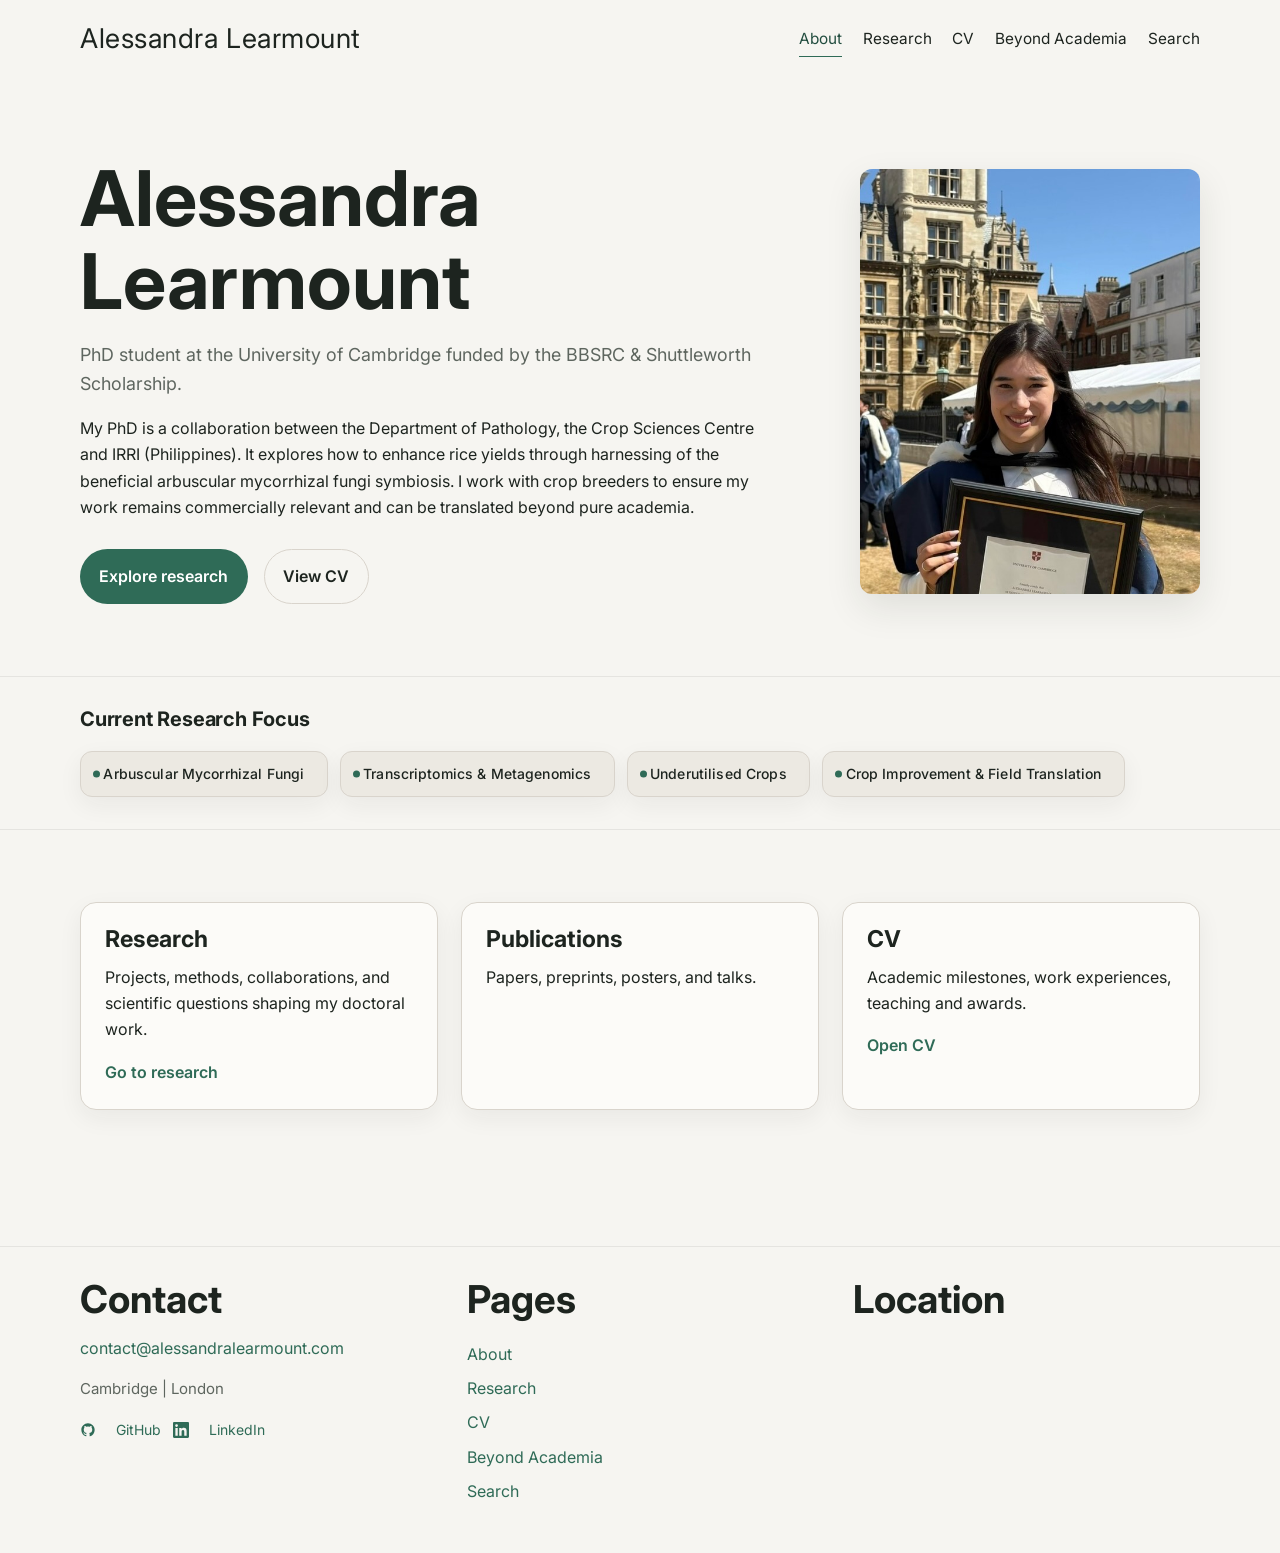
<file: index.html>
<!DOCTYPE html>
<html lang="en">
<head>
  <meta charset="UTF-8" />
  <meta name="viewport" content="width=device-width, initial-scale=1.0" />
  <title>Alessandra Learmount</title>
  <meta
    name="description"
    content="PhD researcher at the University of Cambridge specialising in arbuscular mycorrhizal fungi, plant-microbe interactions, and sustainable agriculture."
  />

  <!-- Open Graph tags -->
  <meta property="og:title" content="Alessandra Learmount — PhD in Crop Science & Sustainability" />
  <meta property="og:description" content="PhD researcher at the University of Cambridge specialising in arbuscular mycorrhizal fungi, plant-microbe interactions, and sustainable agriculture." />
  <meta property="og:url" content="https://alessandralearmount.com" />
  <meta property="og:type" content="website" />
  <meta property="og:image" content="https://alessandralearmount.com/assets/images/profilephoto.jpeg" />
  <meta property="og:image:width" content="1200" />
  <meta property="og:image:height" content="630" />
  <meta name="twitter:card" content="summary_large_image" />
  <meta name="twitter:image" content="https://alessandralearmount.com/assets/images/profilephoto.jpeg" />

  <link rel="preconnect" href="https://fonts.googleapis.com">
  <link rel="preconnect" href="https://fonts.gstatic.com" crossorigin>
  <link href="https://fonts.googleapis.com/css2?family=Inter:wght@400;500;600;700;800&display=swap" rel="stylesheet">

  <link rel="stylesheet" href="css/style.css" />
  <script src="js/main.js" defer></script>
</head>
<body>

  <a class="skip-link" href="#main-content">Skip to content</a>

  <header class="site-header">
    <div class="container header-inner">
      <a href="index.html" class="site-logo" aria-label="Homepage">Alessandra Learmount</a>

      <button class="nav-toggle" aria-label="Toggle navigation" aria-expanded="false">
        <span></span>
        <span></span>
      </button>

      <nav class="site-nav" aria-label="Main navigation">
        <a href="index.html" class="active">About</a>
        <a href="research.html">Research</a>
        <!-- <a href="publications.html">Publications</a> -->
        <a href="cv.html">CV</a>
        <!-- <a href="blog.html">Notes</a> -->
        <a href="beyond-academia.html">Beyond Academia</a>
        <a href="search.html">Search</a>
      </nav>
    </div>
  </header>

  <main id="main-content">

    <!-- ── Hero ── -->
    <section class="hero section">
      <div class="container hero-grid">

        <div class="hero-copy">
          <h1>Alessandra Learmount</h1>
          <p class="lead">
            PhD student at the University of Cambridge funded by the BBSRC &amp; Shuttleworth Scholarship.
          </p>
          <p>
            My PhD is a collaboration between the Department of Pathology, the Crop Sciences Centre and IRRI (Philippines).
            It explores how to enhance rice yields through harnessing of the beneficial arbuscular mycorrhizal fungi symbiosis.
            I work with crop breeders to ensure my work remains commercially relevant and can be translated beyond pure academia.
          </p>

          <div class="button-row">
            <a class="button primary" href="research.html">Explore research</a>
            <a class="button secondary" href="cv.html">View CV</a>
          </div>
        </div>

        <aside class="hero-photo-panel">
          <img
            src="assets/images/profilephoto.jpeg"
            alt="Alessandra Learmount"
            width="360"
            height="450"
            loading="eager"
            class="hero-photo"
          />
        </aside>

      </div>
    </section>

    <!-- ── Research themes bar ── -->
<section class="research-themes-bar" aria-label="Research themes">
  <div class="container">
    <h2 class="themes-heading">Current Research Focus</h2>
    <div class="themes-track">

      <a href="research.html" class="theme-card">
        <span class="theme-card-dot"></span>
        <span class="theme-card-text">Arbuscular Mycorrhizal Fungi</span>
      </a>

      <a href="research.html" class="theme-card">
        <span class="theme-card-dot"></span>
        <span class="theme-card-text">Transcriptomics &amp; Metagenomics</span>
      </a>

      <a href="research.html" class="theme-card">
        <span class="theme-card-dot"></span>
        <span class="theme-card-text">Underutilised Crops</span>
      </a>

      <a href="research.html" class="theme-card">
        <span class="theme-card-dot"></span>
        <span class="theme-card-text">Crop Improvement &amp; Field Translation</span>
      </a>

    </div>
  </div>
</section>

    <!-- ── Cards ── -->
    <section class="section">
      <div class="container">
        <div class="card-grid">

          <article class="card">
            <h3>Research</h3>
            <p>Projects, methods, collaborations, and scientific questions shaping my doctoral work.</p>
            <a href="research.html" class="text-link">Go to research</a>
          </article>

          <article class="card">
            <h3>Publications</h3>
            <p>Papers, preprints, posters, and talks.</p>
            <!-- <a href="publications.html" class="text-link">View publications</a> -->
          </article>

          <article class="card">
            <h3>CV</h3>
            <p>Academic milestones, work experiences, teaching and awards.</p>
            <a href="cv.html" class="text-link">Open CV</a>
          </article>

        </div>
      </div>
    </section>

  </main>

  <footer class="site-footer">
    <div class="container footer-grid">

      <!-- Contact -->
      <div>
        <h2>Contact</h2>
        <p><a href="mailto:contact@alessandralearmount.com">contact@alessandralearmount.com</a></p>
        <p class="meta">Cambridge | London</p>

        <div class="footer-social">
          <a href="https://github.com/al-2122" target="_blank" rel="noopener noreferrer" class="social-link">
            <svg width="16" height="16" viewBox="0 0 24 24" fill="currentColor" aria-hidden="true"><path d="M12 2C6.477 2 2 6.477 2 12c0 4.418 2.865 8.166 6.839 9.489.5.092.682-.217.682-.482 0-.237-.009-.868-.013-1.703-2.782.604-3.369-1.34-3.369-1.34-.454-1.154-1.11-1.462-1.11-1.462-.908-.62.069-.608.069-.608 1.003.07 1.531 1.03 1.531 1.03.892 1.529 2.341 1.087 2.91.832.092-.647.35-1.088.636-1.338-2.22-.253-4.555-1.11-4.555-4.943 0-1.091.39-1.984 1.029-2.683-.103-.253-.446-1.27.098-2.647 0 0 .84-.269 2.75 1.025A9.578 9.578 0 0 1 12 6.836a9.58 9.58 0 0 1 2.504.337c1.909-1.294 2.747-1.025 2.747-1.025.546 1.377.202 2.394.1 2.647.64.699 1.028 1.592 1.028 2.683 0 3.842-2.339 4.687-4.566 4.935.359.309.678.919.678 1.852 0 1.336-.012 2.415-.012 2.741 0 .267.18.578.688.48C19.138 20.163 22 16.418 22 12c0-5.523-4.477-10-10-10z"/></svg>
            GitHub
          </a>
          <a href="https://linkedin.com/in/alessandralearmount/" target="_blank" rel="noopener noreferrer" class="social-link">
            <svg width="16" height="16" viewBox="0 0 24 24" fill="currentColor" aria-hidden="true"><path d="M20.447 20.452h-3.554v-5.569c0-1.328-.027-3.037-1.852-3.037-1.853 0-2.136 1.445-2.136 2.939v5.667H9.351V9h3.414v1.561h.046c.477-.9 1.637-1.85 3.37-1.85 3.601 0 4.267 2.37 4.267 5.455v6.286zM5.337 7.433a2.062 2.062 0 0 1-2.063-2.065 2.064 2.064 0 1 1 2.063 2.065zm1.782 13.019H3.555V9h3.564v11.452zM22.225 0H1.771C.792 0 0 .774 0 1.729v20.542C0 23.227.792 24 1.771 24h20.451C23.2 24 24 23.227 24 22.271V1.729C24 .774 23.2 0 22.222 0h.003z"/></svg>
            LinkedIn
          </a>
        </div>
      </div>

      <!-- Site navigation -->
      <nav class="footer-nav" aria-label="Site pages">
        <h2>Pages</h2>
        <a href="index.html">About</a>
        <a href="research.html">Research</a>
        <!-- <a href="publications.html">Publications</a> -->
        <a href="cv.html">CV</a>
        <!-- <a href="blog.html">Notes</a> -->
        <a href="beyond-academia.html">Beyond Academia</a>
        <a href="search.html">Search</a>
      </nav>

      <!-- Map -->
      <div class="footer-map">
        <h2>Location</h2>
        <iframe
          title="Cambridge, UK"
          src="https://www.google.com/maps/embed?pb=!1m18!1m12!1m3!1d9739.544764849538!2d0.1086!3d52.2054!2m3!1f0!2f0!3f0!3m2!1i1024!2i768!4f13.1!3m3!1m2!1s0x47d8774de4f16487%3A0xee2d7f30740e4c83!2sCambridge%2C%20UK!5e0!3m2!1sen!2suk!4v1699999999999"
          width="90%"
          height="150"
          style="border:0; border-radius: 8px; filter: grayscale(30%);"
          allowfullscreen=""
          loading="lazy"
          referrerpolicy="no-referrer-when-downgrade">
        </iframe>
      </div>

    </div>
  </footer>

  <button id="backToTop" aria-label="Back to top">↑</button>

</body>
</html>
</file>
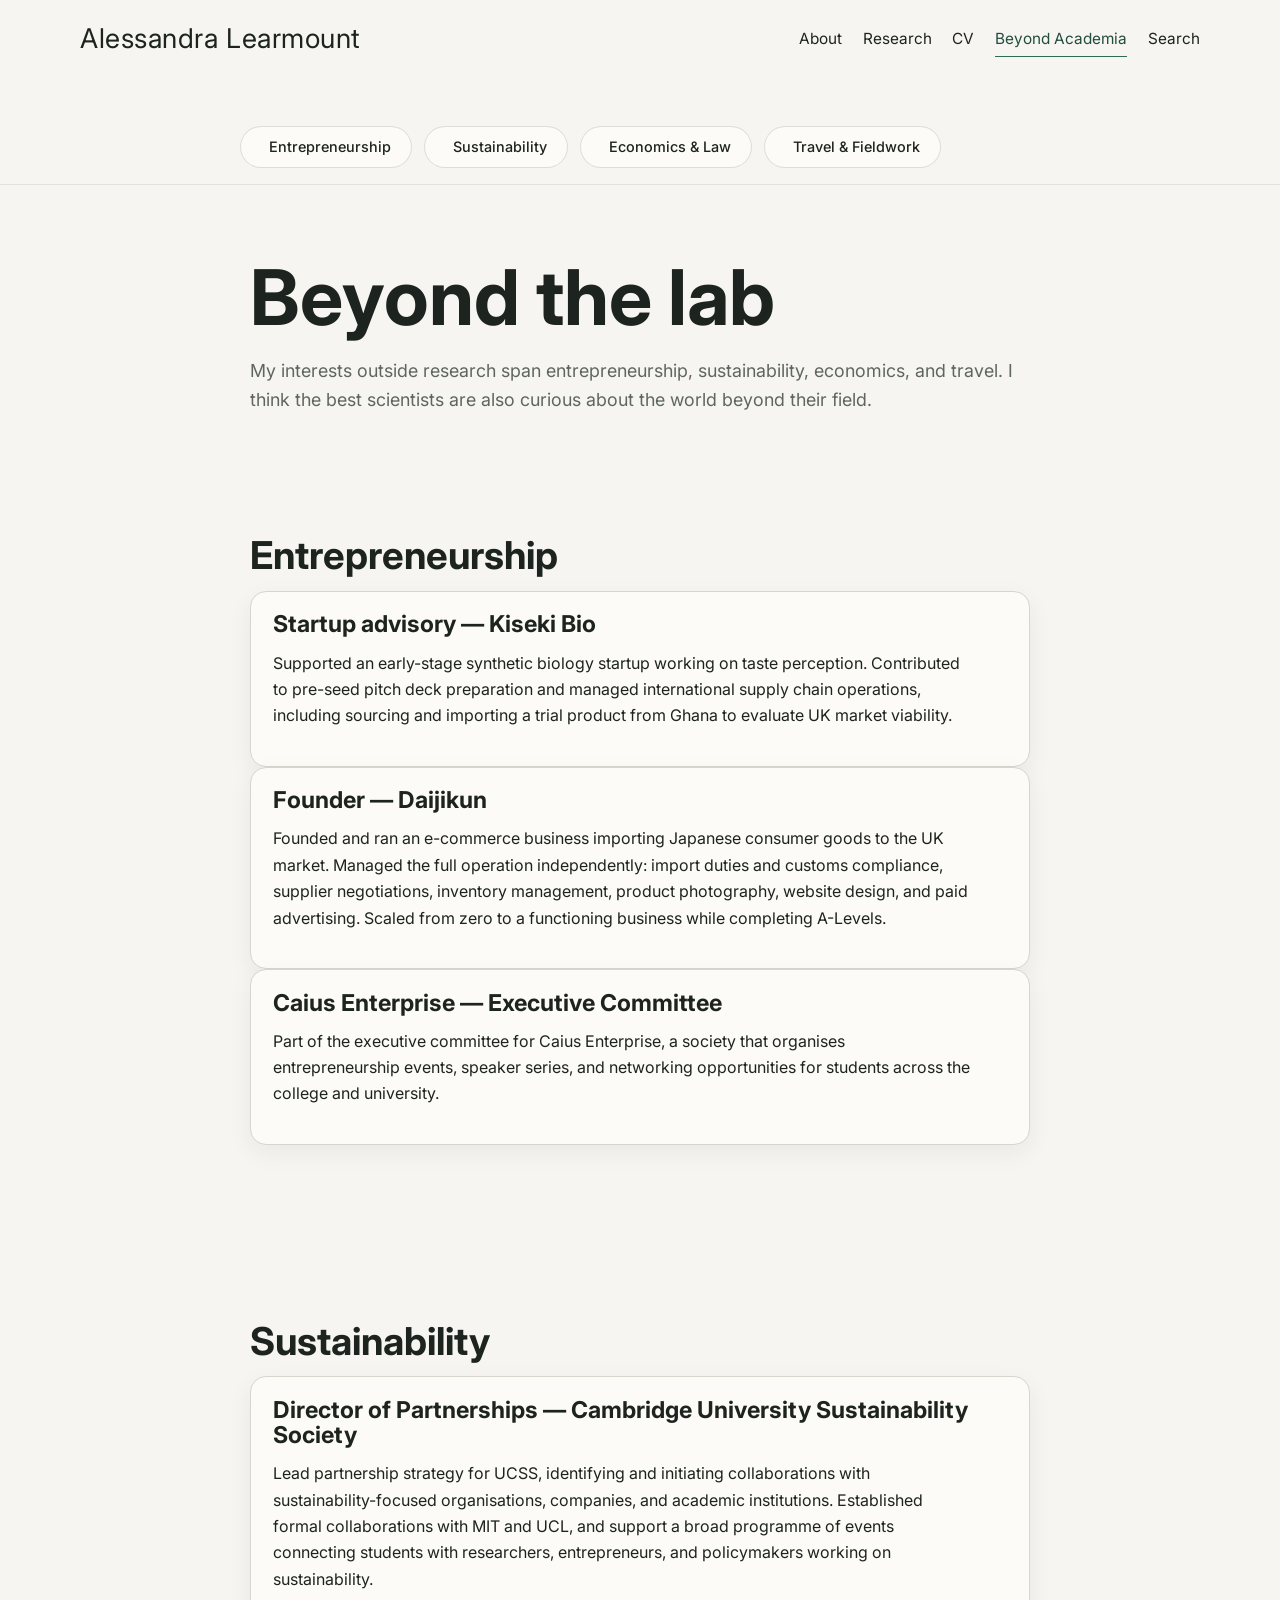
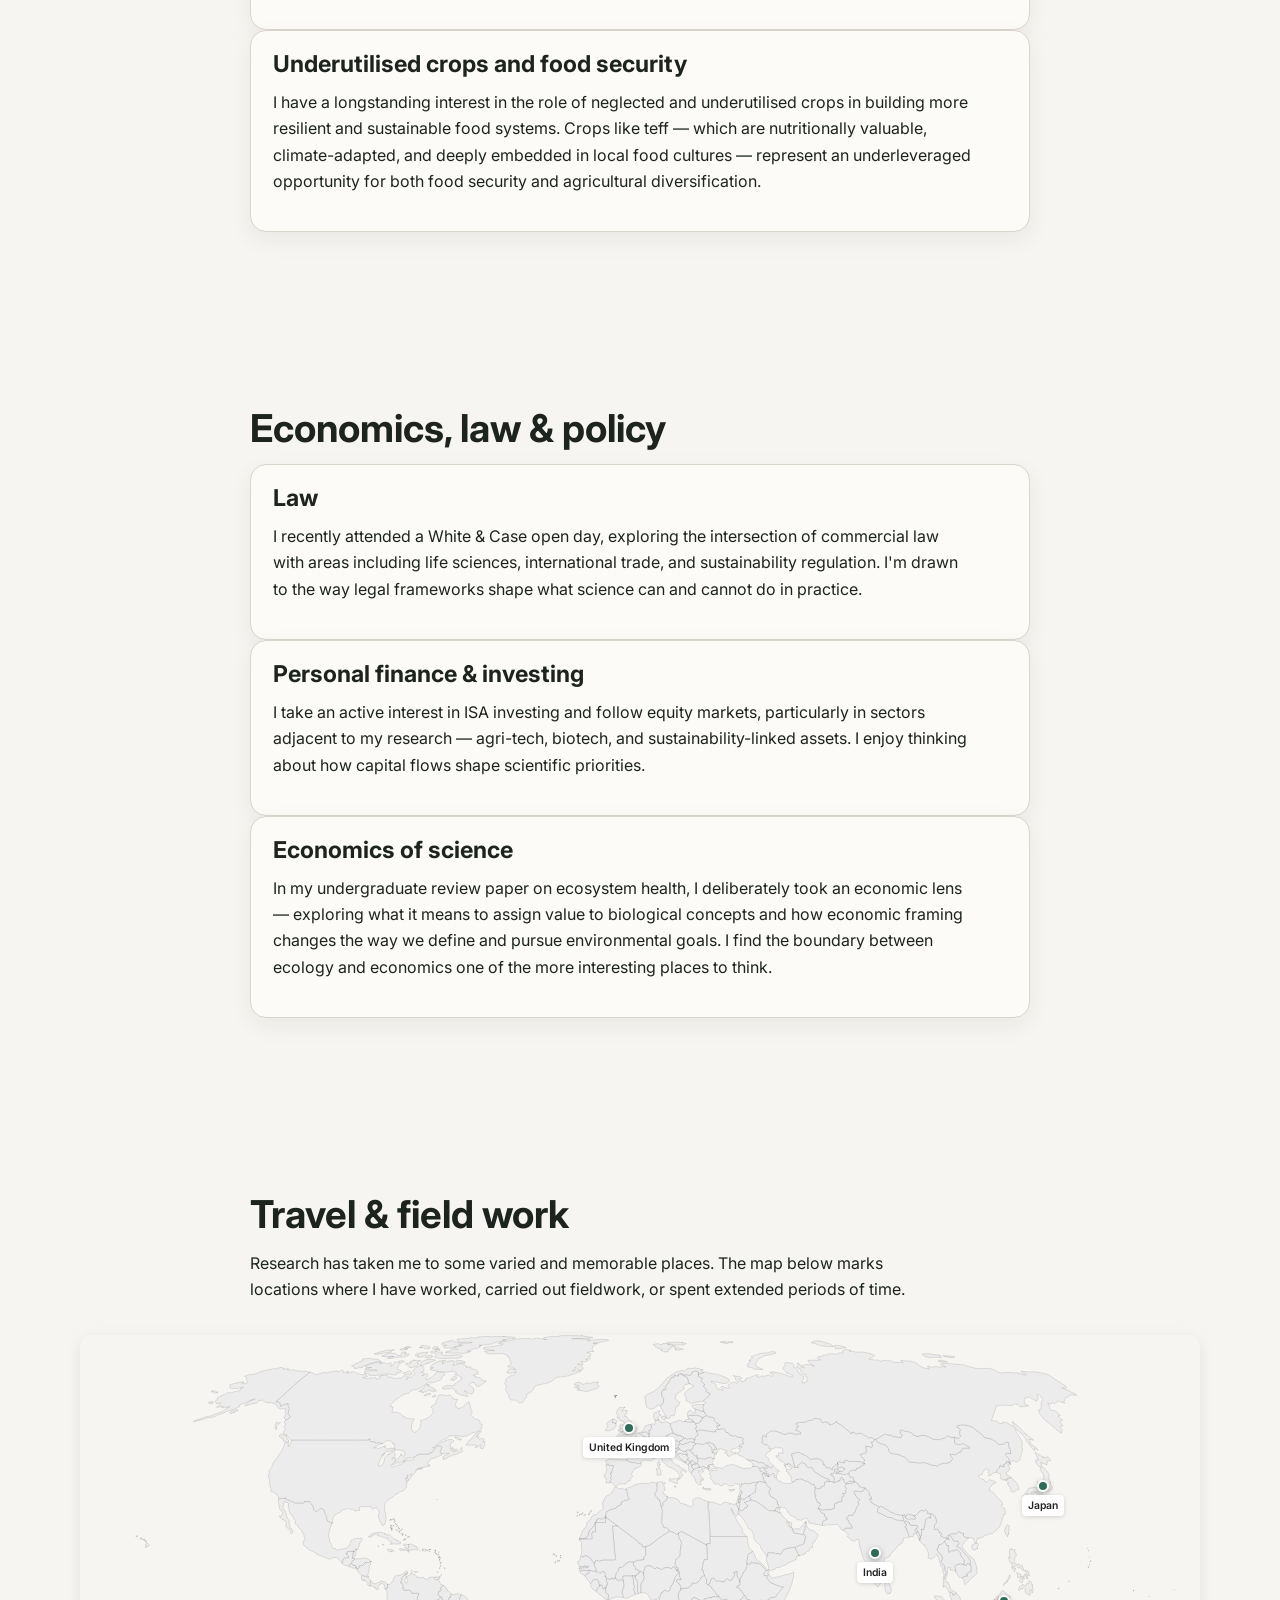
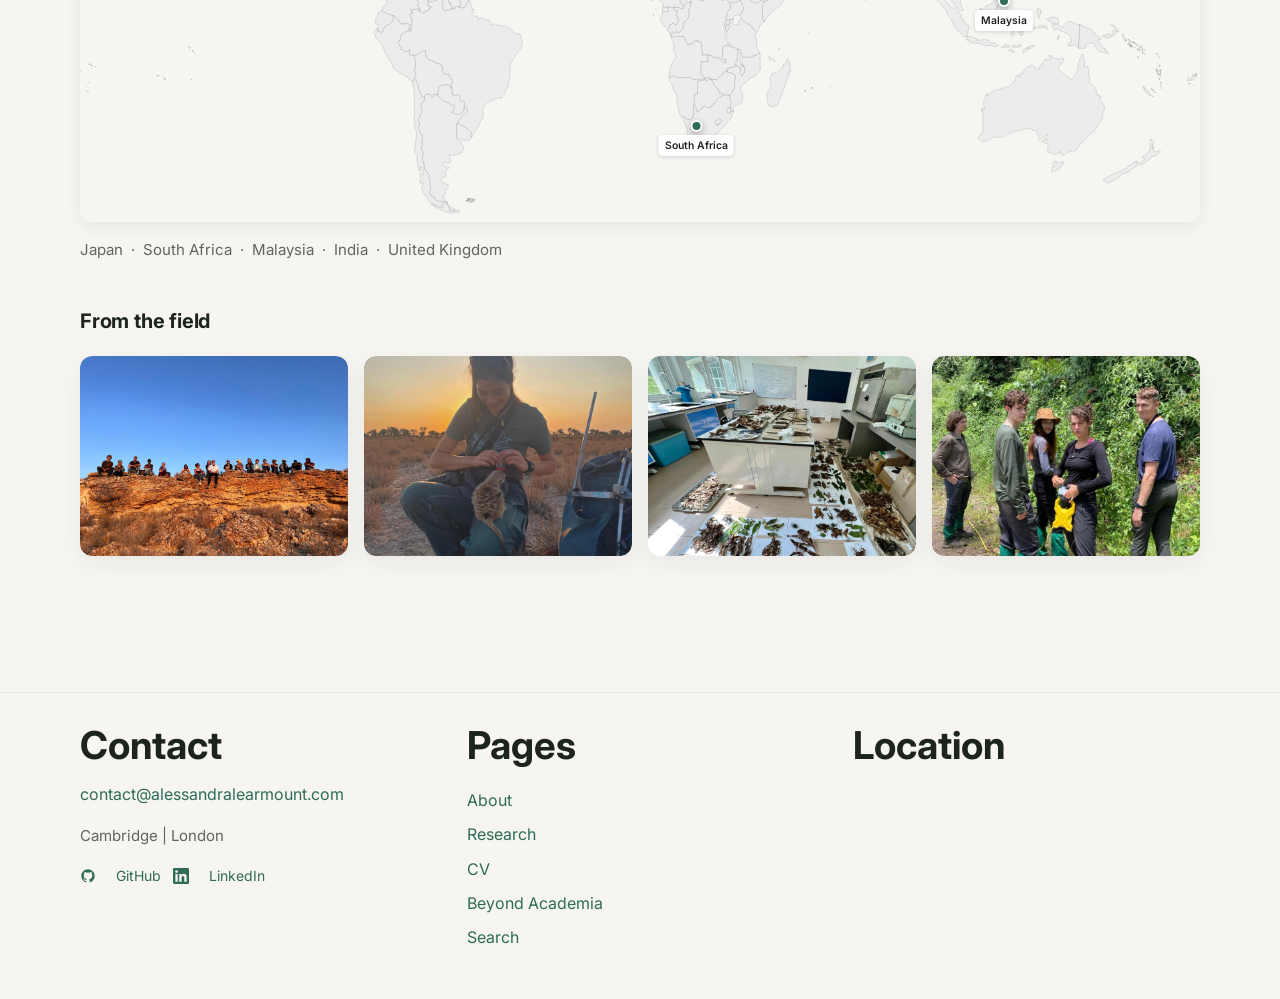
<file: beyond-academia.html>
<!DOCTYPE html>
<html lang="en">
<head>
  <meta charset="UTF-8" />
  <meta name="viewport" content="width=device-width, initial-scale=1.0" />
  <title>Beyond Academia | Alessandra Learmount</title>
  <meta name="description" content="Entrepreneurship, policy, economics, travel, and wider interests of Alessandra Learmount." />
  <meta property="og:image" content="https://alessandralearmount.com/assets/images/profilephoto.jpeg" />
  <meta property="og:image:width" content="1200" />
  <meta property="og:image:height" content="630" />
  <meta name="twitter:card" content="summary_large_image" />
  <meta name="twitter:image" content="https://alessandralearmount.com/assets/images/profilephoto.jpeg" />

  <link rel="preconnect" href="https://fonts.googleapis.com">
  <link rel="preconnect" href="https://fonts.gstatic.com" crossorigin>
  <link href="https://fonts.googleapis.com/css2?family=Inter:wght@400;500;600;700;800&display=swap" rel="stylesheet">

  <link rel="stylesheet" href="css/style.css" />
  <script src="js/main.js" defer></script>
</head>
<body>
  <a class="skip-link" href="#main-content">Skip to content</a>

  <header class="site-header">
    <div class="container header-inner">
      <a href="index.html" class="site-logo" aria-label="Homepage">Alessandra Learmount</a>

      <button class="nav-toggle" aria-label="Toggle navigation" aria-expanded="false">
        <span></span>
        <span></span>
      </button>

      <nav class="site-nav" aria-label="Main navigation">
        <a href="index.html">About</a>
        <a href="research.html">Research</a>
        <!-- <a href="publications.html">Publications</a> -->
        <a href="cv.html">CV</a>
        <!-- <a href="blog.html">Notes</a> -->
        <a href="beyond-academia.html" class="active">Beyond Academia</a>
        <a href="search.html">Search</a>
      </nav>
    </div>
  </header>

<main id="main-content">
<div class="interest-nav">
  <div class="container">
    <div class="interest-tabs">
      <a href="#entrepreneurship" class="interest-tab">
        <span class="interest-icon"></span>
        Entrepreneurship
      </a>
      <a href="#sustainability" class="interest-tab">
        <span class="interest-icon"></span>
        Sustainability
      </a>
      <a href="#economics" class="interest-tab">
        <span class="interest-icon"></span>
        Economics &amp; Law
      </a>
      <a href="#travel" class="interest-tab">
        <span class="interest-icon"></span>
        Travel &amp; Fieldwork
      </a>
    </div>
  </div>
</div>
  <section class="page-hero section">
    <div class="container narrow">
      <h1>Beyond the lab</h1>
      <p class="lead">
        My interests outside research span entrepreneurship, sustainability, economics, and travel.
        I think the best scientists are also curious about the world beyond their field.
      </p>
    </div>
  </section>

  <!-- ENTREPRENEURSHIP -->
<section class="section" id="entrepreneurship">
    <div class="container narrow">
      <div class="timeline-block">
        <h2>Entrepreneurship</h2>

        <div class="list-item">
          <h3>Startup advisory — Kiseki Bio</h3>
          <p>Supported an early-stage synthetic biology startup working on taste perception. Contributed to pre-seed pitch deck preparation and managed international supply chain operations, including sourcing and importing a trial product from Ghana to evaluate UK market viability.</p>
        </div>

        <div class="list-item">
          <h3>Founder — Daijikun</h3>
          <p>Founded and ran an e-commerce business importing Japanese consumer goods to the UK market. Managed the full operation independently: import duties and customs compliance, supplier negotiations, inventory management, product photography, website design, and paid advertising. Scaled from zero to a functioning business while completing A-Levels.</p>
        </div>

        <div class="list-item">
          <h3>Caius Enterprise — Executive Committee</h3>
          <p>Part of the executive committee for Caius Enterprise, a society that organises entrepreneurship events, speaker series, and networking opportunities for students across the college and university.</p>
        </div>

      </div>
    </div>
  </section>

  <!-- SUSTAINABILITY -->
  <section class="section" id="sustainability">
    <div class="container narrow">
      <div class="timeline-block">
        <h2>Sustainability</h2>

        <div class="list-item">
          <h3>Director of Partnerships — Cambridge University Sustainability Society</h3>
          <p>Lead partnership strategy for UCSS, identifying and initiating collaborations with sustainability-focused organisations, companies, and academic institutions. Established formal collaborations with MIT and UCL, and support a broad programme of events connecting students with researchers, entrepreneurs, and policymakers working on sustainability.</p>
        </div>

        <div class="list-item">
          <h3>Underutilised crops and food security</h3>
          <p>I have a longstanding interest in the role of neglected and underutilised crops in building more resilient and sustainable food systems. Crops like teff — which are nutritionally valuable, climate-adapted, and deeply embedded in local food cultures — represent an underleveraged opportunity for both food security and agricultural diversification.</p>
        </div>

      </div>
    </div>
  </section>

  <!-- ECONOMICS, LAW & POLICY -->
  <section class="section" id="economics" >
    <div class="container narrow">
      <div class="timeline-block">
        <h2>Economics, law &amp; policy</h2>

        <div class="list-item">
          <h3>Law</h3>
          <p>I recently attended a White &amp; Case open day, exploring the intersection of commercial law with areas including life sciences, international trade, and sustainability regulation. I'm drawn to the way legal frameworks shape what science can and cannot do in practice.</p>
        </div>

        <div class="list-item">
          <h3>Personal finance &amp; investing</h3>
          <p>I take an active interest in ISA investing and follow equity markets, particularly in sectors adjacent to my research — agri-tech, biotech, and sustainability-linked assets. I enjoy thinking about how capital flows shape scientific priorities.</p>
        </div>

        <div class="list-item">
          <h3>Economics of science</h3>
          <p>In my undergraduate review paper on ecosystem health, I deliberately took an economic lens — exploring what it means to assign value to biological concepts and how economic framing changes the way we define and pursue environmental goals. I find the boundary between ecology and economics one of the more interesting places to think.</p>
        </div>

      </div>
    </div>
  </section>

<!-- TRAVEL & LANGUAGES -->
<section class="section" id="travel">
  <div class="container narrow">
    <div class="timeline-block">
      <h2>Travel &amp; field work</h2>
      <p>Research has taken me to some varied and memorable places. The map below marks locations where I have worked, carried out fieldwork, or spent extended periods of time.</p>
    </div>
  </div>

  <div class="container" style="margin-top: 2rem;">
    <div style="border-radius: 12px; overflow: visible; box-shadow: 0 4px 16px rgba(0,0,0,0.08); position: relative;">

      <div style="position: relative; display: inline-block; width: 100%;">
        <img
          src="assets/images/world.svg"
          alt="World map showing research locations"
          width="100%"
          style="display: block; filter: grayscale(20%); border-radius: 12px;"
          loading="lazy"
        />

<!-- Japan -->
<div class="map-pin" tabindex="0" role="button" style="left: 86%; top: 34%;"
  data-title="Japan"
  data-desc="Of Japanese heritage on one side of my family, I have spent many months in Japan across my lifetime — including periods of schooling at a younger age. I continue to return regularly, maintaining strong cultural and familial ties.">
  <div class="pin-dot"></div>
  <span class="pin-label">Japan</span>
  <div class="pin-tooltip">
    <strong>Japan</strong>
    <p>Of Japanese heritage on one side of my family, I have spent many months in Japan across my lifetime — including a period of schooling at a younger age. I continue to return regularly, maintaining strong cultural and familial ties.</p>
  </div>
</div>

<!-- South Africa -->
<div class="map-pin" tabindex="0" role="button" style="left: 55%; top: 84%;"
  data-title="South Africa"
  data-desc="Spent three months as a research assistant studying Damaraland mole-rat behaviour and social ecology in the Kalahari Desert, as part of the long-running Kalahari Meerkat Project. Responsibilities included behavioural observation, data collection, and field data management.">
  <div class="pin-dot"></div>
  <span class="pin-label">South Africa</span>
  <div class="pin-tooltip">
    <strong>South Africa</strong>
    <p>Spent three months as a research assistant studying Damaraland mole-rat behaviour and social ecology in the Kalahari Desert, as part of the long-running Kalahari Meerkat Project. Responsibilities included behavioural observation, data collection, blood sampling, and animal husbandry.</p>
  </div>
</div>

<!-- Malaysia (Sabah) -->
<div class="map-pin" tabindex="0" role="button" style="left: 82.5%; top: 58%;"
  data-title="Sabah, Malaysia"
  data-desc="Participated in an intensive two-week field course in Sabah, Borneo, focused on tropical forest ecology and photosynthesis. The course involved hands-on fieldwork in primary rainforest, including vegetation surveys and ecophysiological measurements.">
  <div class="pin-dot"></div>
  <span class="pin-label">Malaysia</span>
  <div class="pin-tooltip">
    <strong>Sabah, Malaysia</strong>
    <p>Participated in an intensive two-week field course in Sabah, Borneo, focused on tropical forest ecology and photosynthesis. The course involved hands-on fieldwork in primary rainforest, including vegetation surveys and ecophysiological measurements.</p>
  </div>
</div>

<!-- India -->
<div class="map-pin" tabindex="0" role="button" style="left: 71%; top: 48%;"
  data-title="India"
  data-desc="Completed a short research internship at the Indian Institute of Science, Bangalore, working within the Srinivasan group on ecology. Following the internship, spent several further weeks travelling extensively across the country.">
  <div class="pin-dot"></div>
  <span class="pin-label">India</span>
  <div class="pin-tooltip">
    <strong>India</strong>
    <p>Completed a short research internship at the Indian Institute of Science (IISc), Bangalore, working within the Srinivasan group in the Centre for Ecological Sciences. Following the internship, spent time travelling across the country.</p>
  </div>
</div>

<!-- Cambridge, UK -->
<div class="map-pin" tabindex="0" role="button" style="left: 49%; top: 22%;"
  data-title="Cambridge, UK"
  data-desc="Home to my undergraduate and doctoral studies at the University of Cambridge. In addition to my PhD research on Eragrostis tef root systems and rhizosphere microbiomes, I have undertaken multiple research internships and placements here across several years.">
  <div class="pin-dot"></div>
  <span class="pin-label">United Kingdom</span>
  <div class="pin-tooltip">
    <strong>Cambridge, UK</strong>
    <p>My alma mater — I've been here for both my undergrad and PhD, with several years of research internships and placements along the way. My PhD investigates the role of arbuscular mycorrhizal fungi in rice (<em>Oryza sativa</em>), using transcriptomics and metabolomics.</p>
  </div>
</div>

      </div>
    </div>

     <p class="meta" style="margin-top: 1rem; width: 100%; display: block;">
      Japan &nbsp;·&nbsp; South Africa &nbsp;·&nbsp; Malaysia &nbsp;·&nbsp; India &nbsp;·&nbsp; United Kingdom
    </p>
  </div>
  <!-- ── Fieldwork gallery ── -->
  <div class="container" style="margin-top: 3rem;">
    <h3 class="fieldwork-gallery-heading">From the field</h3>
    <div class="fieldwork-gallery">

      <figure class="fieldwork-figure">
  <img src="assets/images/southafrica.jpeg" alt="Field team on a rocky outcrop at the South Africa–Botswana border" width="800" height="534" loading="lazy" class="fieldwork-photo" />
  <figcaption>
    <span class="fieldwork-location">Kalahari Desert, South Africa</span>
    <p>The field team in South Africa, photographed at the South Africa–Botswana border. The Kalahari Research Centre (KRC) was located within the Kalahari Desert, one of the most beautiful yet remote landscapes I have worked in.</p>
  </figcaption>
</figure>

<figure class="fieldwork-figure">
  <img src="assets/images/meerkat.jpeg" alt="Meerkat in the field" width="800" height="534" loading="lazy" class="fieldwork-photo" />
  <figcaption>
    <span class="fieldwork-location">Kalahari Desert, South Africa</span>
    <p>Supporting the meerkat team on one of my days off — a different type of fieldwork involvement.</p>
  </figcaption>
</figure>

<figure class="fieldwork-figure">
  <img src="assets/images/borneolab.jpeg" alt="Leaf specimens laid out for processing in a Borneo field laboratory" width="800" height="600" loading="lazy" class="fieldwork-photo" />
  <figcaption>
    <span class="fieldwork-location">Sabah, Borneo — laboratory</span>
    <p>The lab in Borneo, where we sampled and processed leaves to study aerial leaf-catching fungi. A single day of fieldwork generates a considerable volume of material!</p>
  </figcaption>
</figure>

<figure class="fieldwork-figure">
  <img src="assets/images/borneoteam.jpeg" alt="Field group collecting data in the rainforests of Sabah, Malaysia" width="800" height="1000" loading="lazy" class="fieldwork-photo" />
  <figcaption>
    <span class="fieldwork-location">Sabah, Borneo — primary rainforest</span>
    <p>Collecting data in the rainforests of Sabah with my field group, combining plant physiological measurements (photosynthetic parameters) and ecological measurements.</p>
  </figcaption>
</figure>

    </div>
  </div>
</section>

</main>

<footer class="site-footer">
  <div class="container footer-grid">

    <!-- Contact -->
    <div>
      <h2>Contact</h2>
      <p><a href="mailto:contact@alessandralearmount.com">contact@alessandralearmount.com</a></p>
      <p class="meta">Cambridge | London</p>
      <div class="footer-social">
        <a href="https://github.com/al-2122" target="_blank" rel="noopener noreferrer" class="social-link">
          <svg width="16" height="16" viewBox="0 0 24 24" fill="currentColor" aria-hidden="true"><path d="M12 2C6.477 2 2 6.477 2 12c0 4.418 2.865 8.166 6.839 9.489.5.092.682-.217.682-.482 0-.237-.009-.868-.013-1.703-2.782.604-3.369-1.34-3.369-1.34-.454-1.154-1.11-1.462-1.11-1.462-.908-.62.069-.608.069-.608 1.003.07 1.531 1.03 1.531 1.03.892 1.529 2.341 1.087 2.91.832.092-.647.35-1.088.636-1.338-2.22-.253-4.555-1.11-4.555-4.943 0-1.091.39-1.984 1.029-2.683-.103-.253-.446-1.27.098-2.647 0 0 .84-.269 2.75 1.025A9.578 9.578 0 0 1 12 6.836a9.58 9.58 0 0 1 2.504.337c1.909-1.294 2.747-1.025 2.747-1.025.546 1.377.202 2.394.1 2.647.64.699 1.028 1.592 1.028 2.683 0 3.842-2.339 4.687-4.566 4.935.359.309.678.919.678 1.852 0 1.336-.012 2.415-.012 2.741 0 .267.18.578.688.48C19.138 20.163 22 16.418 22 12c0-5.523-4.477-10-10-10z"/></svg>
          GitHub
        </a>
        <a href="https://linkedin.com/in/alessandralearmount/" target="_blank" rel="noopener noreferrer" class="social-link">
          <svg width="16" height="16" viewBox="0 0 24 24" fill="currentColor" aria-hidden="true"><path d="M20.447 20.452h-3.554v-5.569c0-1.328-.027-3.037-1.852-3.037-1.853 0-2.136 1.445-2.136 2.939v5.667H9.351V9h3.414v1.561h.046c.477-.9 1.637-1.85 3.37-1.85 3.601 0 4.267 2.37 4.267 5.455v6.286zM5.337 7.433a2.062 2.062 0 0 1-2.063-2.065 2.064 2.064 0 1 1 2.063 2.065zm1.782 13.019H3.555V9h3.564v11.452zM22.225 0H1.771C.792 0 0 .774 0 1.729v20.542C0 23.227.792 24 1.771 24h20.451C23.2 24 24 23.227 24 22.271V1.729C24 .774 23.2 0 22.222 0h.003z"/></svg>
          LinkedIn
        </a>
      </div>
    </div>

    <!-- Site navigation -->
    <nav class="footer-nav" aria-label="Site pages">
      <h2>Pages</h2>
      <a href="index.html">About</a>
      <a href="research.html">Research</a>
      <a href="cv.html">CV</a>
      <a href="beyond-academia.html">Beyond Academia</a>
      <a href="search.html">Search</a>
    </nav>

    <!-- Map -->
    <div class="footer-map">
      <h2>Location</h2>
      <iframe
        title="Cambridge, UK"
        src="https://www.google.com/maps/embed?pb=!1m18!1m12!1m3!1d9739.544764849538!2d0.1086!3d52.2054!2m3!1f0!2f0!3f0!3m2!1i1024!2i768!4f13.1!3m3!1m2!1s0x47d8774de4f16487%3A0xee2d7f30740e4c83!2sCambridge%2C%20UK!5e0!3m2!1sen!2suk!4v1699999999999"
        width="90%"
        height="150"
        style="border:0; border-radius: 8px; filter: grayscale(30%);"
        allowfullscreen=""
        loading="lazy"
        referrerpolicy="no-referrer-when-downgrade">
      </iframe>
    </div>

  </div>
</footer>

<button id="backToTop" aria-label="Back to top">↑</button>
</body>
</html>
</file>
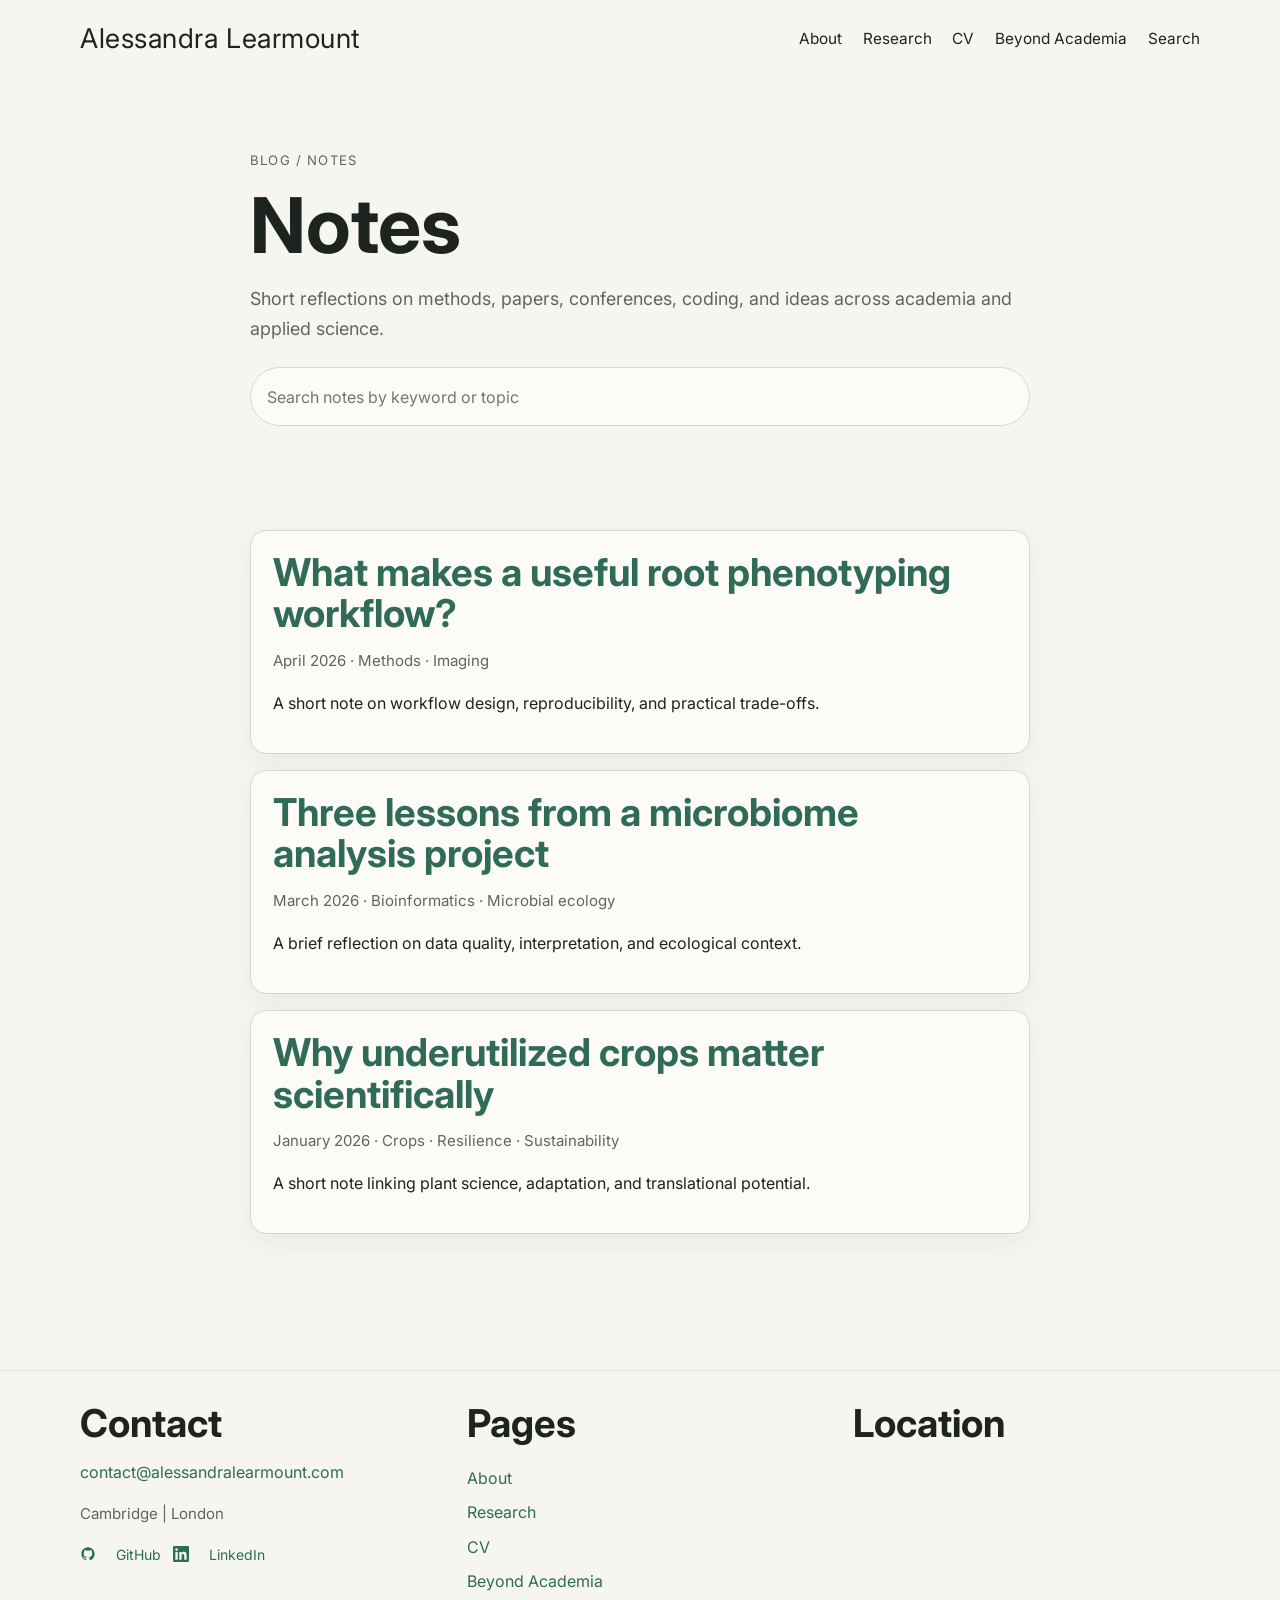
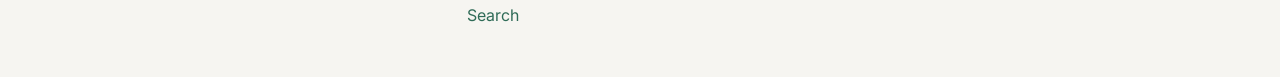
<file: blog.html>
<!DOCTYPE html>
<html lang="en">
<head>
  <meta charset="UTF-8" />
  <meta name="viewport" content="width=device-width, initial-scale=1.0" />
  <title>Notes | Alessandra Learmount</title>
  <meta name="description" content="Notes and short writing by Alessandra Learmount." />

  <link rel="preconnect" href="https://fonts.googleapis.com">
  <link rel="preconnect" href="https://fonts.gstatic.com" crossorigin>
  <link href="https://fonts.googleapis.com/css2?family=Inter:wght@400;500;600;700;800&display=swap" rel="stylesheet">

  <link rel="stylesheet" href="css/style.css" />
  <script src="js/main.js" defer></script>
</head>
<body>
  <a class="skip-link" href="#main-content">Skip to content</a>

  <header class="site-header">
    <div class="container header-inner">
      <a href="index.html" class="site-logo" aria-label="Homepage">Alessandra Learmount</a>

      <button class="nav-toggle" aria-label="Toggle navigation" aria-expanded="false">
        <span></span>
        <span></span>
      </button>

      <nav class="site-nav" aria-label="Main navigation">
        <a href="index.html">About</a>
        <a href="research.html">Research</a>
        <!-- <a href="publications.html">Publications</a> -->
        <a href="cv.html">CV</a>
        <!-- <a href="blog.html" class="active">Notes</a> -->
        <a href="beyond-academia.html">Beyond Academia</a>
        <a href="search.html">Search</a>
      </nav>
    </div>
  </header>

  <main id="main-content">
    <section class="page-hero section">
      <div class="container narrow">
        <p class="eyebrow">Blog / Notes</p>
        <h1>Notes</h1>
        <p class="lead">
          Short reflections on methods, papers, conferences, coding, and ideas across academia and applied science.
        </p>

        <div class="search-box">
          <label for="siteSearch" class="sr-only">Search notes</label>
          <input
            type="text"
            id="siteSearch"
            placeholder="Search notes by keyword or topic"
          />
        </div>
      </div>
    </section>

    <section class="section">
      <div class="container narrow">
        <div class="note-list">
          <article class="list-item" data-search-item>
            <h2><a href="#">What makes a useful root phenotyping workflow?</a></h2>
            <p class="meta">April 2026 · Methods · Imaging</p>
            <p>A short note on workflow design, reproducibility, and practical trade-offs.</p>
          </article>

          <article class="list-item" data-search-item>
            <h2><a href="#">Three lessons from a microbiome analysis project</a></h2>
            <p class="meta">March 2026 · Bioinformatics · Microbial ecology</p>
            <p>A brief reflection on data quality, interpretation, and ecological context.</p>
          </article>

          <article class="list-item" data-search-item>
            <h2><a href="#">Why underutilized crops matter scientifically</a></h2>
            <p class="meta">January 2026 · Crops · Resilience · Sustainability</p>
            <p>A short note linking plant science, adaptation, and translational potential.</p>
          </article>
        </div>

        <p id="searchEmptyState" class="meta search-empty" hidden>No results found.</p>
      </div>
    </section>
  </main>
 </section>
<footer class="site-footer">
  <div class="container footer-grid">

    <!-- Contact -->
    <div>
      <h2>Contact</h2>
      <p><a href="mailto:contact@alessandralearmount.com">contact@alessandralearmount.com</a></p>
      <p class="meta">Cambridge | London </p>

      <div class="footer-social">
        <a href="https://github.com/al-2122" target="_blank" rel="noopener noreferrer" class="social-link">
          <svg width="16" height="16" viewBox="0 0 24 24" fill="currentColor" aria-hidden="true"><path d="M12 2C6.477 2 2 6.477 2 12c0 4.418 2.865 8.166 6.839 9.489.5.092.682-.217.682-.482 0-.237-.009-.868-.013-1.703-2.782.604-3.369-1.34-3.369-1.34-.454-1.154-1.11-1.462-1.11-1.462-.908-.62.069-.608.069-.608 1.003.07 1.531 1.03 1.531 1.03.892 1.529 2.341 1.087 2.91.832.092-.647.35-1.088.636-1.338-2.22-.253-4.555-1.11-4.555-4.943 0-1.091.39-1.984 1.029-2.683-.103-.253-.446-1.27.098-2.647 0 0 .84-.269 2.75 1.025A9.578 9.578 0 0 1 12 6.836a9.58 9.58 0 0 1 2.504.337c1.909-1.294 2.747-1.025 2.747-1.025.546 1.377.202 2.394.1 2.647.64.699 1.028 1.592 1.028 2.683 0 3.842-2.339 4.687-4.566 4.935.359.309.678.919.678 1.852 0 1.336-.012 2.415-.012 2.741 0 .267.18.578.688.48C19.138 20.163 22 16.418 22 12c0-5.523-4.477-10-10-10z"/></svg>
           GitHub 
        </a>
        <a href="https://linkedin.com/in/alessandralearmount/" target="_blank" rel="noopener noreferrer" class="social-link">
          <svg width="16" height="16" viewBox="0 0 24 24" fill="currentColor" aria-hidden="true"><path d="M20.447 20.452h-3.554v-5.569c0-1.328-.027-3.037-1.852-3.037-1.853 0-2.136 1.445-2.136 2.939v5.667H9.351V9h3.414v1.561h.046c.477-.9 1.637-1.85 3.37-1.85 3.601 0 4.267 2.37 4.267 5.455v6.286zM5.337 7.433a2.062 2.062 0 0 1-2.063-2.065 2.064 2.064 0 1 1 2.063 2.065zm1.782 13.019H3.555V9h3.564v11.452zM22.225 0H1.771C.792 0 0 .774 0 1.729v20.542C0 23.227.792 24 1.771 24h20.451C23.2 24 24 23.227 24 22.271V1.729C24 .774 23.2 0 22.222 0h.003z"/></svg>
           LinkedIn 
        </a>
      </div>
    </div>

    <!-- Site navigation -->
    <nav class="footer-nav" aria-label="Site pages">
      <h2>Pages</h2>
      <a href="index.html">About</a>
      <a href="research.html">Research</a>
      <!-- <a href="publications.html">Publications</a> -->
      <a href="cv.html">CV</a>
      <!-- <a href="blog.html">Notes</a> -->
      <a href="beyond-academia.html">Beyond Academia</a>
      <a href="search.html">Search</a>
    </nav>

    <!-- Map -->
    <div class="footer-map">
      <h2>Location</h2>
      <iframe
        title="Cambridge, UK"
        src="https://www.google.com/maps/embed?pb=!1m18!1m12!1m3!1d9739.544764849538!2d0.1086!3d52.2054!2m3!1f0!2f0!3f0!3m2!1i1024!2i768!4f13.1!3m3!1m2!1s0x47d8774de4f16487%3A0xee2d7f30740e4c83!2sCambridge%2C%20UK!5e0!3m2!1sen!2suk!4v1699999999999"
        width="90%"
        height="150"
        style="border:0; border-radius: 8px; filter: grayscale(30%);"
        allowfullscreen=""
        loading="lazy"
        referrerpolicy="no-referrer-when-downgrade">
      </iframe>
    </div>

  </div>
</footer>

<button id="backToTop" aria-label="Back to top">↑</button>
</body>
</html>
</file>
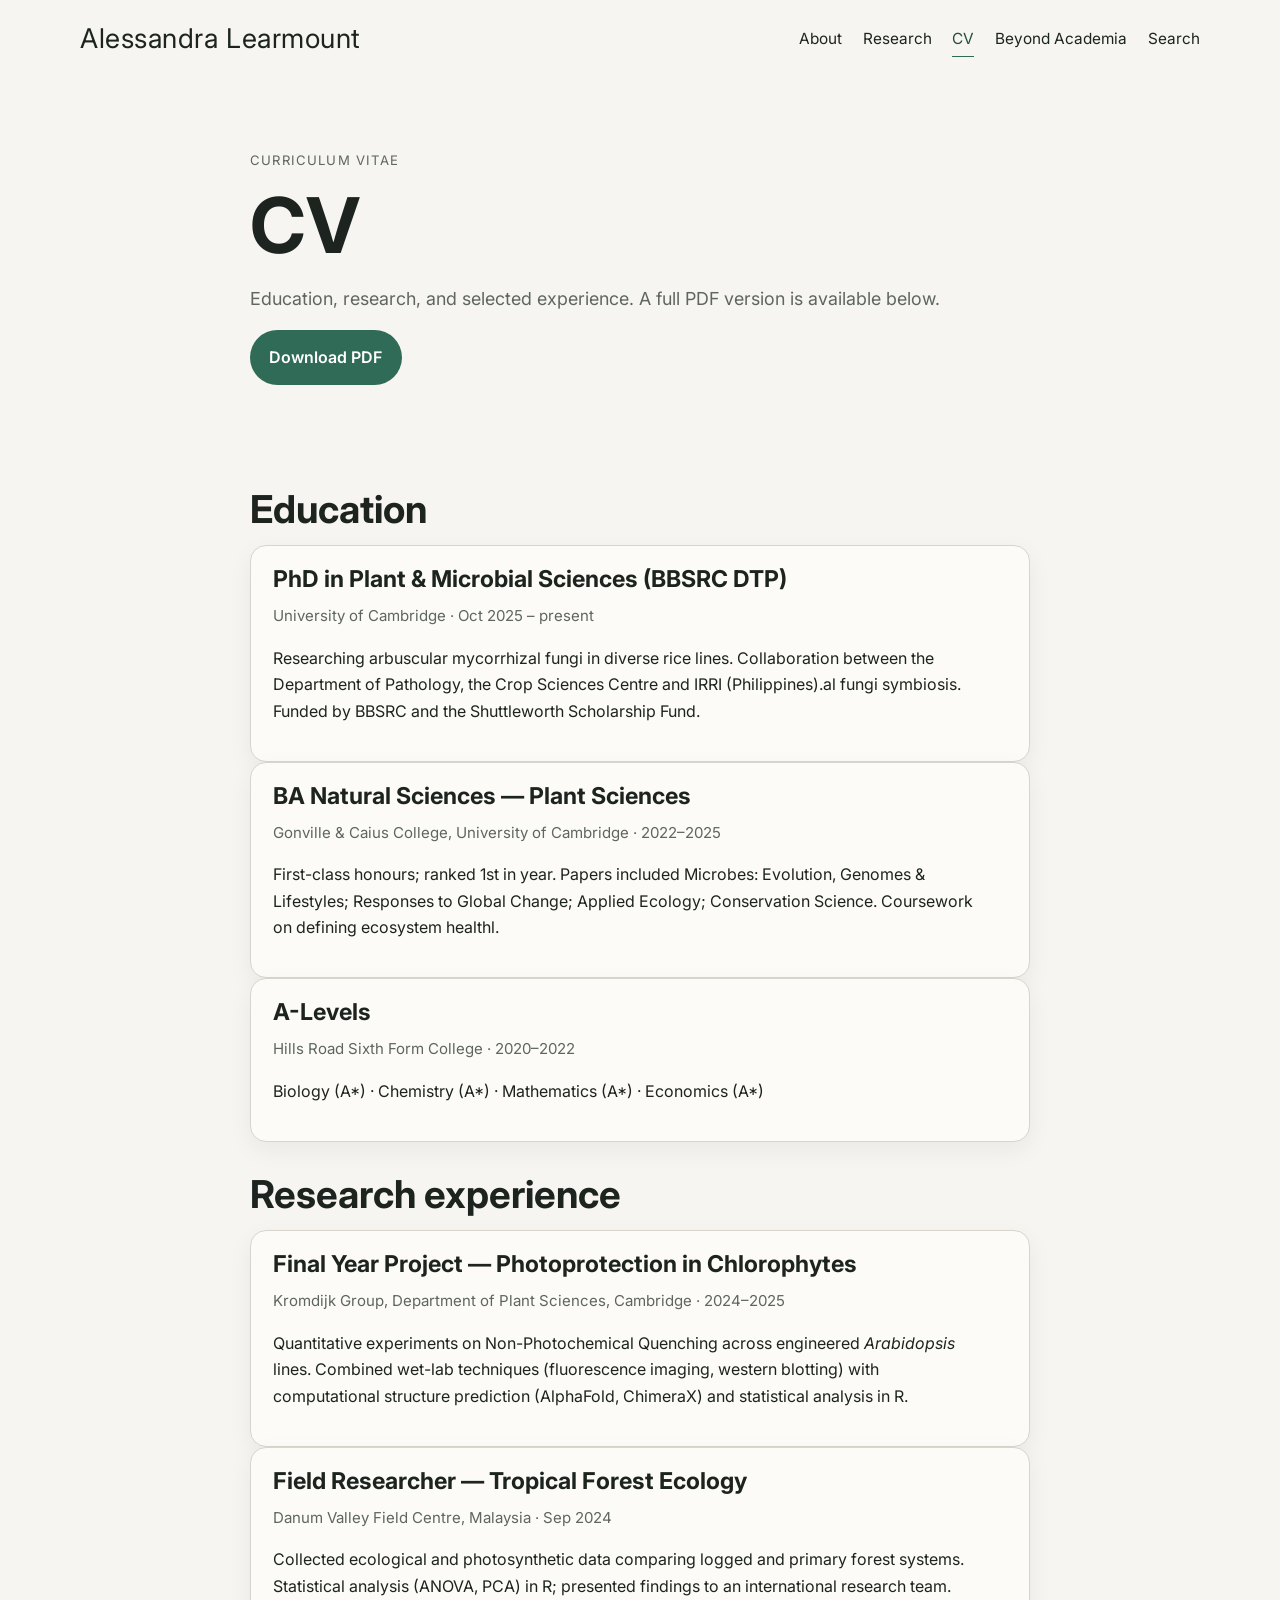
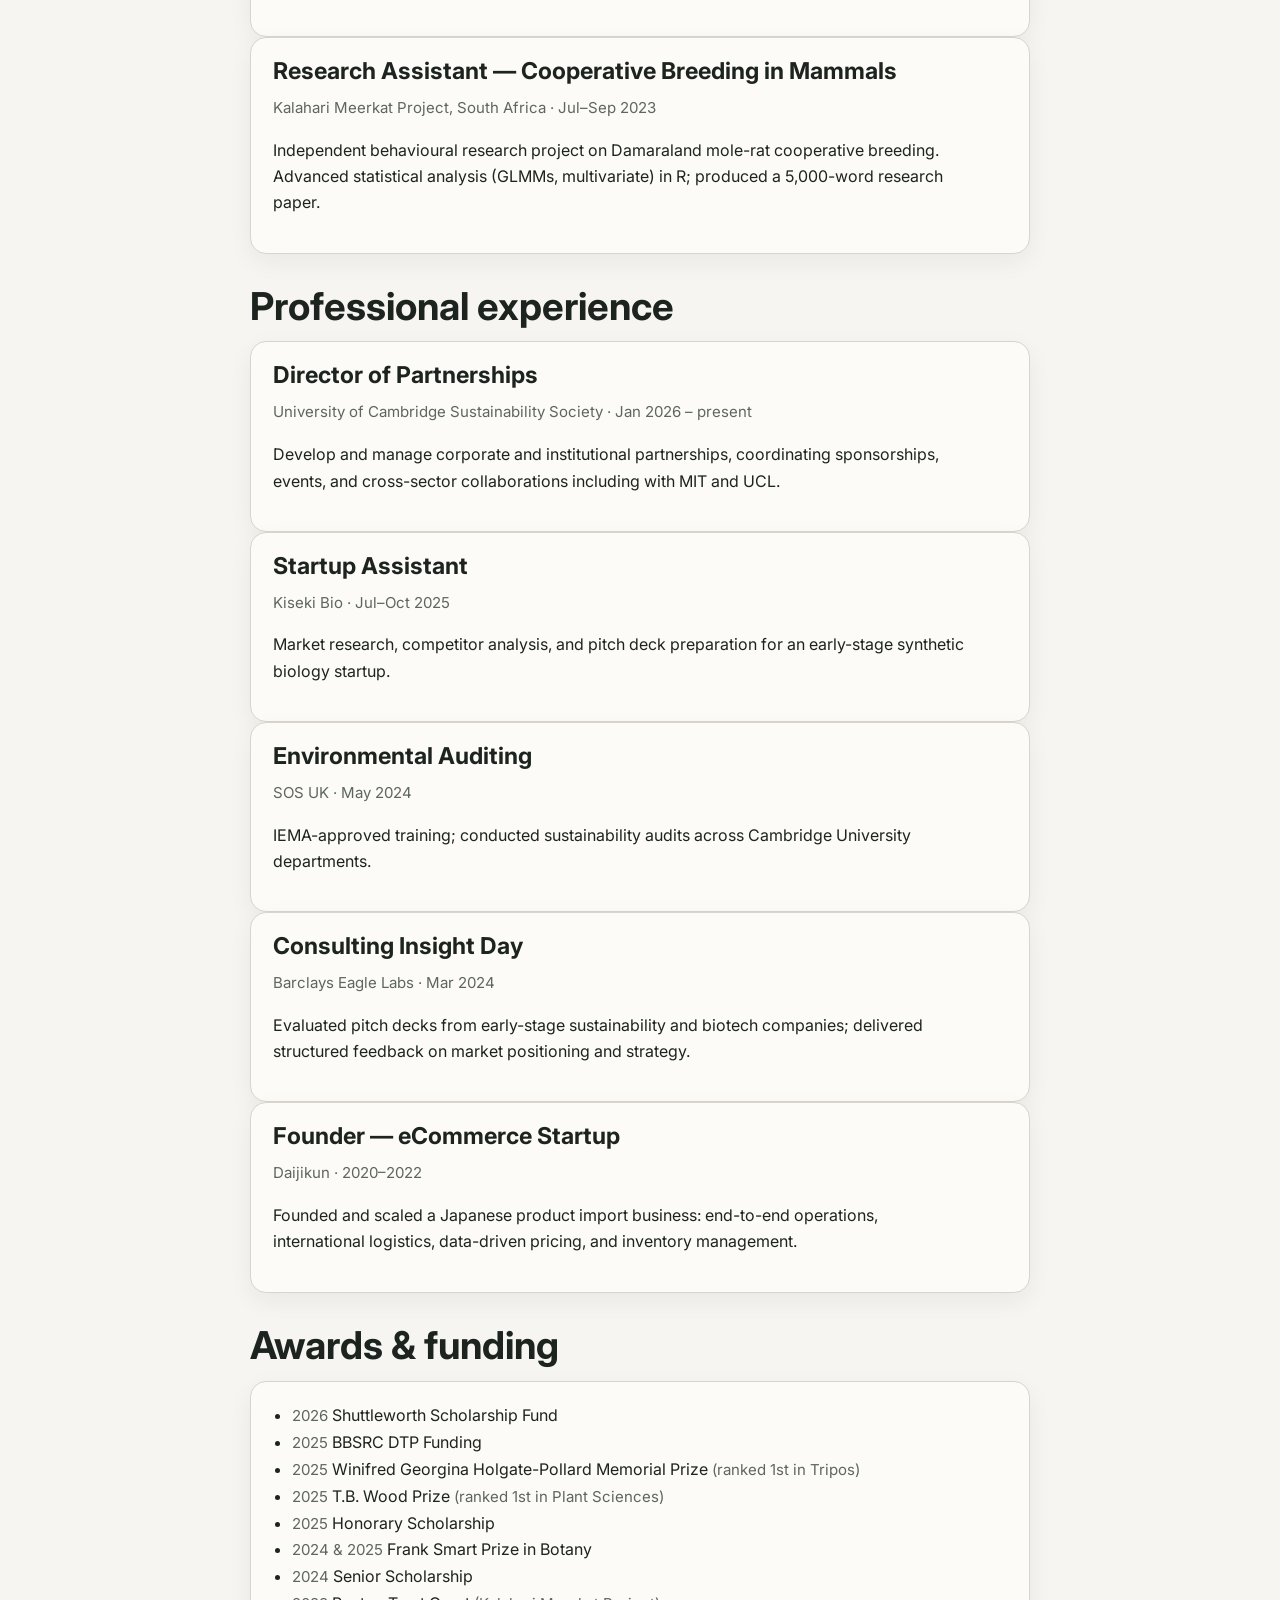
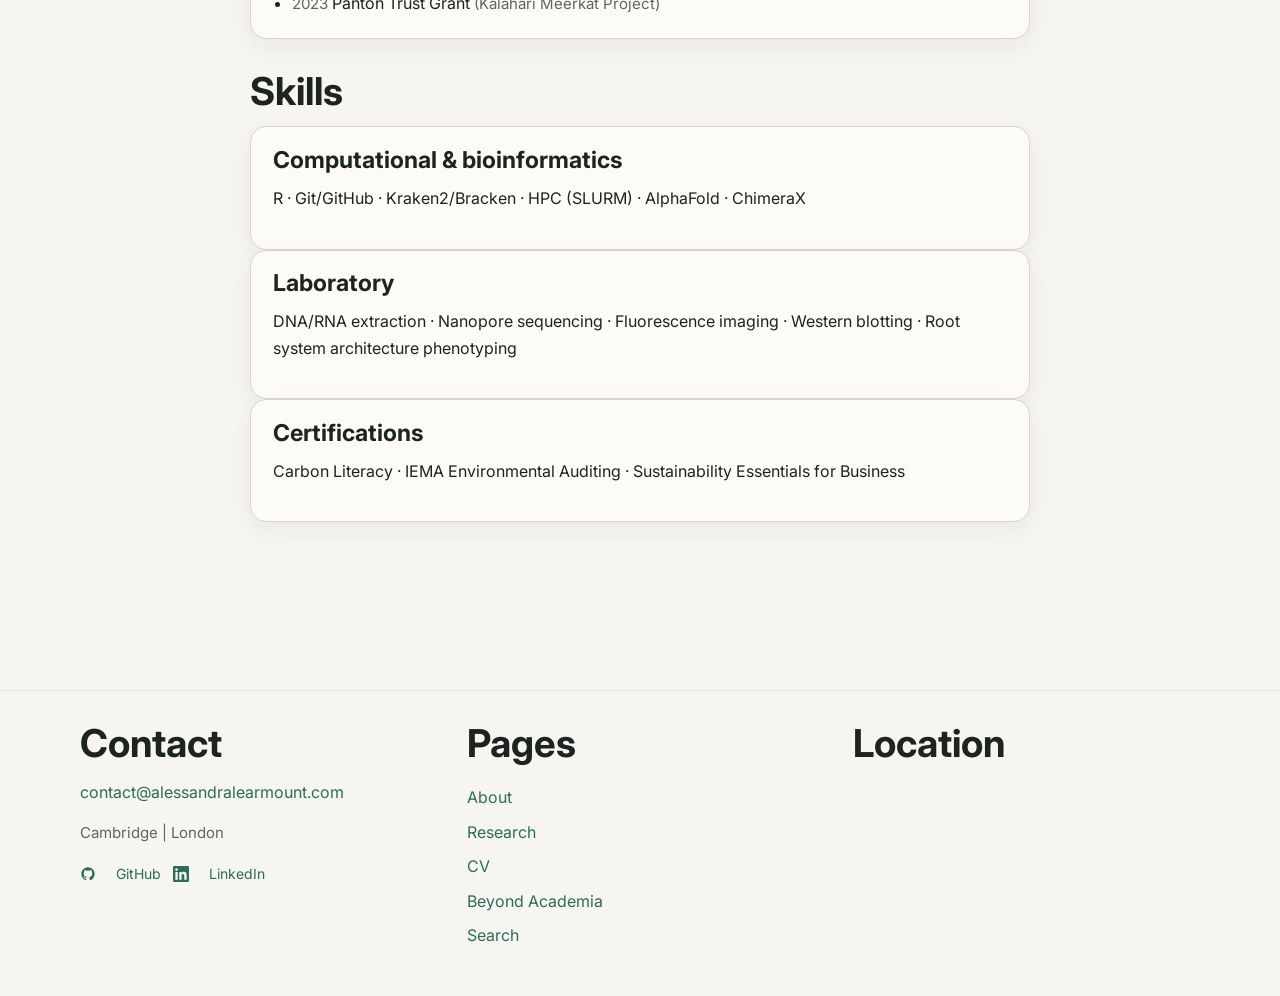
<file: cv.html>
<!DOCTYPE html>
<html lang="en">
<head>
  <meta charset="UTF-8" />
  <meta name="viewport" content="width=device-width, initial-scale=1.0" />
  <title>Alessandra Learmount</title>
  <meta
    name="description"
    content="PhD researcher at the University of Cambridge specialising in arbuscular mycorrhizal fungi, plant-microbe interactions, and sustainable agriculture."
  />

  <link rel="preconnect" href="https://fonts.googleapis.com">
  <link rel="preconnect" href="https://fonts.gstatic.com" crossorigin>
  <link href="https://fonts.googleapis.com/css2?family=Inter:wght@400;500;600;700;800&display=swap" rel="stylesheet">

  <link rel="stylesheet" href="css/style.css" />
  <script src="js/main.js" defer></script>
</head>
<body>
  <a class="skip-link" href="#main-content">Skip to content</a>

  <header class="site-header">
    <div class="container header-inner">
      <a href="index.html" class="site-logo" aria-label="Homepage">Alessandra Learmount</a>

      <button class="nav-toggle" aria-label="Toggle navigation" aria-expanded="false">
        <span></span>
        <span></span>
      </button>

      <nav class="site-nav" aria-label="Main navigation">
        <a href="index.html">About</a>
        <a href="research.html">Research</a>
        <!-- <a href="publications.html">Publications</a> -->
        <a href="cv.html" class="active">CV</a>
        <!-- <a href="blog.html">Notes</a> -->
        <a href="beyond-academia.html">Beyond Academia</a>
        <a href="search.html">Search</a>
      </nav>
    </div>
  </header>

  <main id="main-content">
    <section class="page-hero section">
      <div class="container narrow">
        <p class="eyebrow">Curriculum Vitae</p>
        <h1>CV</h1>
        <p class="lead">
          Education, research, and selected experience. A full PDF version is available below.
        </p>
        <a class="button primary" href="assets/docs/CV.pdf" target="_blank" rel="noopener noreferrer">Download PDF</a>
      </div>
    </section>

    <section class="section">
      <div class="container narrow">

        <!-- EDUCATION -->
        <div class="timeline-block">
          <h2>Education</h2>

          <div class="list-item">
            <h3>PhD in Plant &amp; Microbial Sciences (BBSRC DTP)</h3>
            <p class="meta">University of Cambridge · Oct 2025 – present</p>
            <p>Researching arbuscular mycorrhizal fungi in diverse rice lines. Collaboration between the Department of Pathology, the Crop Sciences Centre and IRRI (Philippines).al fungi symbiosis. Funded by BBSRC and the Shuttleworth Scholarship Fund.</p>
          </div>

          <div class="list-item">
            <h3>BA Natural Sciences — Plant Sciences</h3>
            <p class="meta">Gonville &amp; Caius College, University of Cambridge · 2022–2025</p>
            <p>First-class honours; ranked 1st in year. Papers included Microbes: Evolution, Genomes &amp; Lifestyles; Responses to Global Change; Applied Ecology; Conservation Science. Coursework on defining ecosystem healthl.</p>
          </div>

          <div class="list-item">
            <h3>A-Levels</h3>
            <p class="meta">Hills Road Sixth Form College · 2020–2022</p>
            <p>Biology (A*) · Chemistry (A*) · Mathematics (A*) · Economics (A*)</p>
          </div>
        </div>

        <!-- RESEARCH EXPERIENCE -->
        <div class="timeline-block">
          <h2>Research experience</h2>

          <div class="list-item">
            <h3>Final Year Project — Photoprotection in Chlorophytes</h3>
            <p class="meta">Kromdijk Group, Department of Plant Sciences, Cambridge · 2024–2025</p>
            <p>Quantitative experiments on Non-Photochemical Quenching across engineered <em>Arabidopsis</em> lines. Combined wet-lab techniques (fluorescence imaging, western blotting) with computational structure prediction (AlphaFold, ChimeraX) and statistical analysis in R.</p>
          </div>

          <div class="list-item">
            <h3>Field Researcher — Tropical Forest Ecology</h3>
            <p class="meta">Danum Valley Field Centre, Malaysia · Sep 2024</p>
            <p>Collected ecological and photosynthetic data comparing logged and primary forest systems. Statistical analysis (ANOVA, PCA) in R; presented findings to an international research team.</p>
          </div>

          <div class="list-item">
            <h3>Research Assistant — Cooperative Breeding in Mammals</h3>
            <p class="meta">Kalahari Meerkat Project, South Africa · Jul–Sep 2023</p>
            <p>Independent behavioural research project on Damaraland mole-rat cooperative breeding. Advanced statistical analysis (GLMMs, multivariate) in R; produced a 5,000-word research paper.</p>
          </div>
        </div>

        <!-- PROFESSIONAL EXPERIENCE -->
        <div class="timeline-block">
          <h2>Professional experience</h2>

          <div class="list-item">
            <h3>Director of Partnerships</h3>
            <p class="meta">University of Cambridge Sustainability Society · Jan 2026 – present</p>
            <p>Develop and manage corporate and institutional partnerships, coordinating sponsorships, events, and cross-sector collaborations including with MIT and UCL.</p>
          </div>

          <div class="list-item">
            <h3>Startup Assistant</h3>
            <p class="meta">Kiseki Bio · Jul–Oct 2025</p>
            <p>Market research, competitor analysis, and pitch deck preparation for an early-stage synthetic biology startup.</p>
          </div>

          <div class="list-item">
            <h3>Environmental Auditing</h3>
            <p class="meta">SOS UK · May 2024</p>
            <p>IEMA-approved training; conducted sustainability audits across Cambridge University departments.</p>
          </div>

          <div class="list-item">
            <h3>Consulting Insight Day</h3>
            <p class="meta">Barclays Eagle Labs · Mar 2024</p>
            <p>Evaluated pitch decks from early-stage sustainability and biotech companies; delivered structured feedback on market positioning and strategy.</p>
          </div>

          <div class="list-item">
            <h3>Founder — eCommerce Startup</h3>
            <p class="meta">Daijikun · 2020–2022</p>
            <p>Founded and scaled a Japanese product import business: end-to-end operations, international logistics, data-driven pricing, and inventory management.</p>
          </div>
        </div>

        <!-- AWARDS & FUNDING -->
        <div class="timeline-block">
          <h2>Awards &amp; funding</h2>

          <div class="list-item">
            <ul class="cv-awards">
              <li><span class="meta">2026</span> Shuttleworth Scholarship Fund</li>
              <li><span class="meta">2025</span> BBSRC DTP Funding</li>
              <li><span class="meta">2025</span> Winifred Georgina Holgate-Pollard Memorial Prize <span class="meta">(ranked 1st in Tripos)</span></li>
              <li><span class="meta">2025</span> T.B. Wood Prize <span class="meta">(ranked 1st in Plant Sciences)</span></li>
              <li><span class="meta">2025</span> Honorary Scholarship</li>
              <li><span class="meta">2024 &amp; 2025</span> Frank Smart Prize in Botany</li>
              <li><span class="meta">2024</span> Senior Scholarship</li>
              <li><span class="meta">2023</span> Panton Trust Grant <span class="meta">(Kalahari Meerkat Project)</span></li>
            </ul>
          </div>
        </div>

        <!-- SKILLS -->
        <div class="timeline-block">
          <h2>Skills</h2>

          <div class="list-item">
            <h3>Computational &amp; bioinformatics</h3>
            <p>R · Git/GitHub · Kraken2/Bracken · HPC (SLURM) · AlphaFold · ChimeraX</p>
          </div>

          <div class="list-item">
            <h3>Laboratory</h3>
            <p>DNA/RNA extraction · Nanopore sequencing · Fluorescence imaging · Western blotting · Root system architecture phenotyping</p>
          </div>

          <div class="list-item">
            <h3>Certifications</h3>
            <p>Carbon Literacy · IEMA Environmental Auditing · Sustainability Essentials for Business</p>
          </div>
        </div>

      </div>
    </section>
  </main>

   </section>
<footer class="site-footer">
  <div class="container footer-grid">

    <!-- Contact -->
    <div>
      <h2>Contact</h2>
      <p><a href="mailto:contact@alessandralearmount.com">contact@alessandralearmount.com</a></p>
      <p class="meta">Cambridge | London </p>

      <div class="footer-social">
        <a href="https://github.com/al-2122" target="_blank" rel="noopener noreferrer" class="social-link">
          <svg width="16" height="16" viewBox="0 0 24 24" fill="currentColor" aria-hidden="true"><path d="M12 2C6.477 2 2 6.477 2 12c0 4.418 2.865 8.166 6.839 9.489.5.092.682-.217.682-.482 0-.237-.009-.868-.013-1.703-2.782.604-3.369-1.34-3.369-1.34-.454-1.154-1.11-1.462-1.11-1.462-.908-.62.069-.608.069-.608 1.003.07 1.531 1.03 1.531 1.03.892 1.529 2.341 1.087 2.91.832.092-.647.35-1.088.636-1.338-2.22-.253-4.555-1.11-4.555-4.943 0-1.091.39-1.984 1.029-2.683-.103-.253-.446-1.27.098-2.647 0 0 .84-.269 2.75 1.025A9.578 9.578 0 0 1 12 6.836a9.58 9.58 0 0 1 2.504.337c1.909-1.294 2.747-1.025 2.747-1.025.546 1.377.202 2.394.1 2.647.64.699 1.028 1.592 1.028 2.683 0 3.842-2.339 4.687-4.566 4.935.359.309.678.919.678 1.852 0 1.336-.012 2.415-.012 2.741 0 .267.18.578.688.48C19.138 20.163 22 16.418 22 12c0-5.523-4.477-10-10-10z"/></svg>
           GitHub 
        </a>
        <a href="https://linkedin.com/in/alessandralearmount/" target="_blank" rel="noopener noreferrer" class="social-link">
          <svg width="16" height="16" viewBox="0 0 24 24" fill="currentColor" aria-hidden="true"><path d="M20.447 20.452h-3.554v-5.569c0-1.328-.027-3.037-1.852-3.037-1.853 0-2.136 1.445-2.136 2.939v5.667H9.351V9h3.414v1.561h.046c.477-.9 1.637-1.85 3.37-1.85 3.601 0 4.267 2.37 4.267 5.455v6.286zM5.337 7.433a2.062 2.062 0 0 1-2.063-2.065 2.064 2.064 0 1 1 2.063 2.065zm1.782 13.019H3.555V9h3.564v11.452zM22.225 0H1.771C.792 0 0 .774 0 1.729v20.542C0 23.227.792 24 1.771 24h20.451C23.2 24 24 23.227 24 22.271V1.729C24 .774 23.2 0 22.222 0h.003z"/></svg>
           LinkedIn 
        </a>
      </div>
    </div>

    <!-- Site navigation -->
    <nav class="footer-nav" aria-label="Site pages">
      <h2>Pages</h2>
      <a href="index.html">About</a>
      <a href="research.html">Research</a>
      <!-- <a href="publications.html">Publications</a> -->
      <a href="cv.html">CV</a>
      <!-- <a href="blog.html">Notes</a> -->
      <a href="beyond-academia.html">Beyond Academia</a>
      <a href="search.html">Search</a>
    </nav>

    <!-- Map -->
    <div class="footer-map">
      <h2>Location</h2>
      <iframe
        title="Cambridge, UK"
        src="https://www.google.com/maps/embed?pb=!1m18!1m12!1m3!1d9739.544764849538!2d0.1086!3d52.2054!2m3!1f0!2f0!3f0!3m2!1i1024!2i768!4f13.1!3m3!1m2!1s0x47d8774de4f16487%3A0xee2d7f30740e4c83!2sCambridge%2C%20UK!5e0!3m2!1sen!2suk!4v1699999999999"
        width="90%"
        height="150"
        style="border:0; border-radius: 8px; filter: grayscale(30%);"
        allowfullscreen=""
        loading="lazy"
        referrerpolicy="no-referrer-when-downgrade">
      </iframe>
    </div>

  </div>
</footer>

<button id="backToTop" aria-label="Back to top">↑</button>
</body>
</html>
</file>
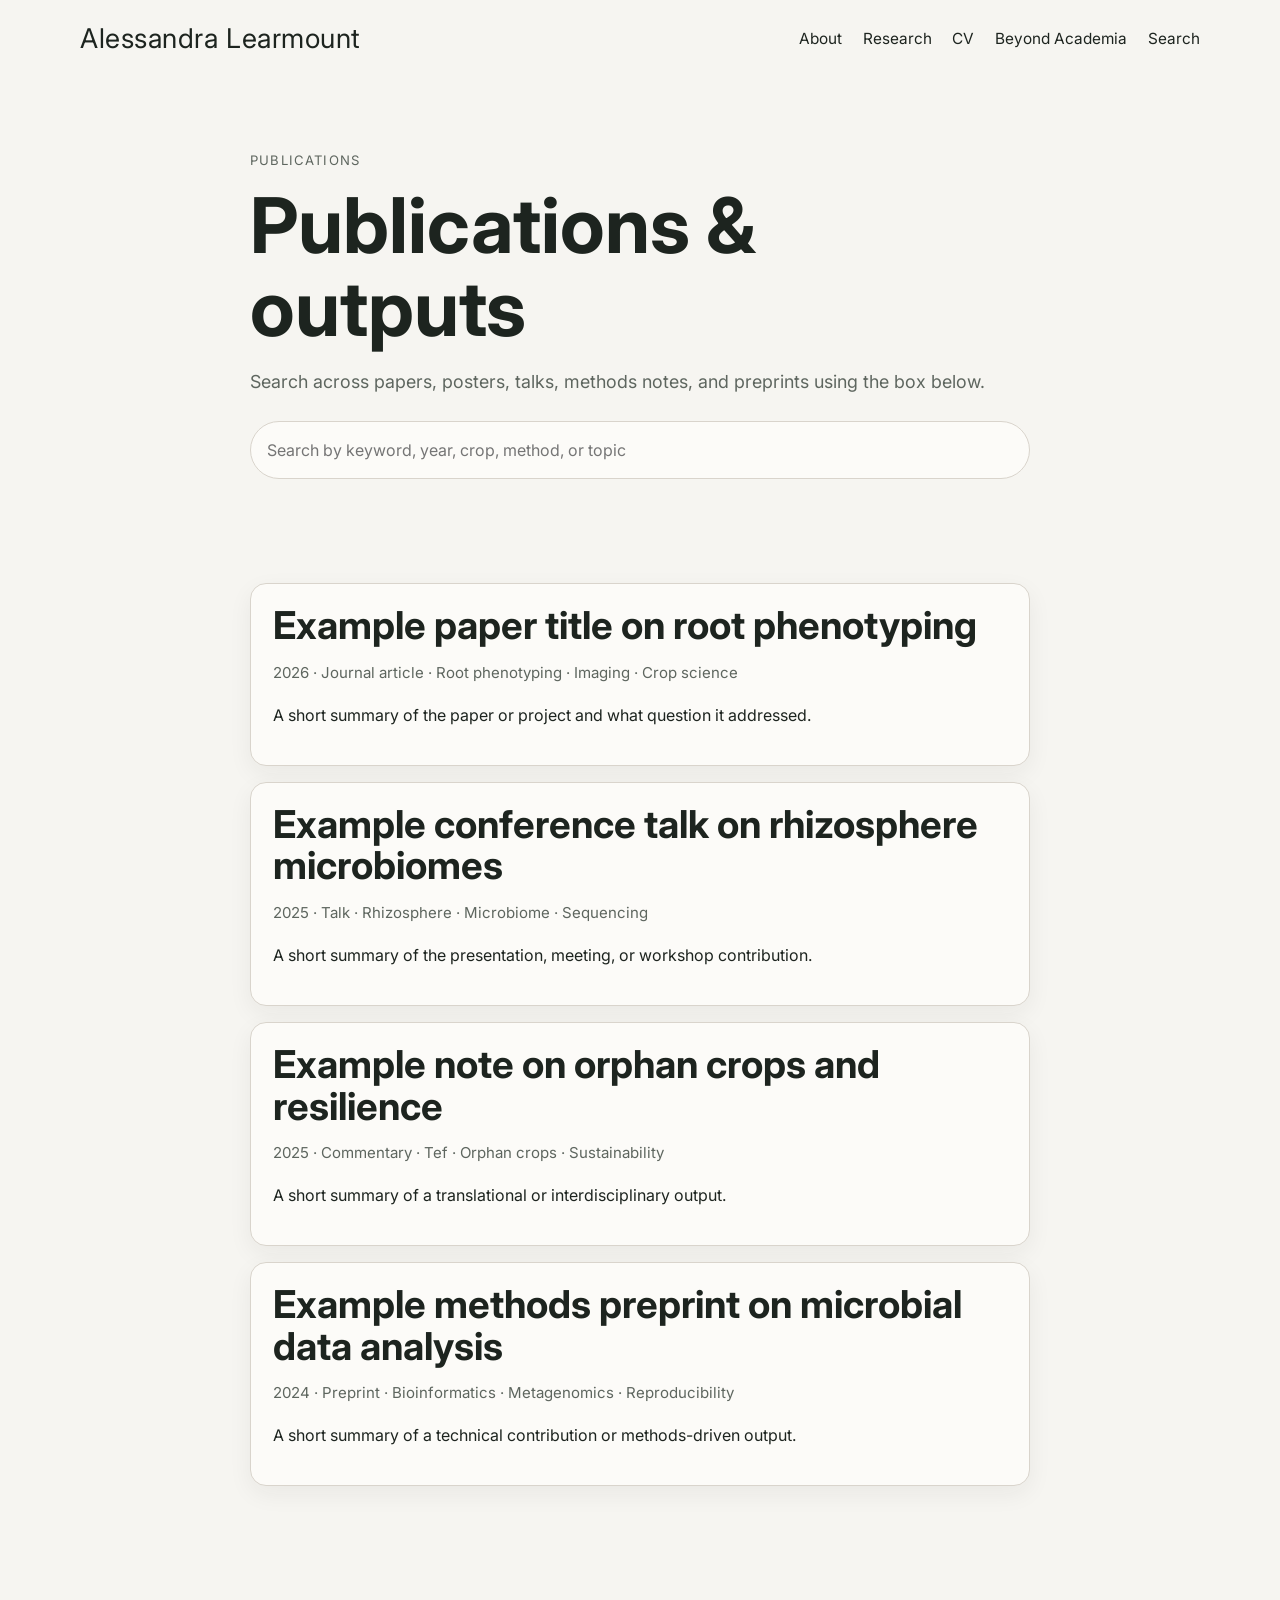
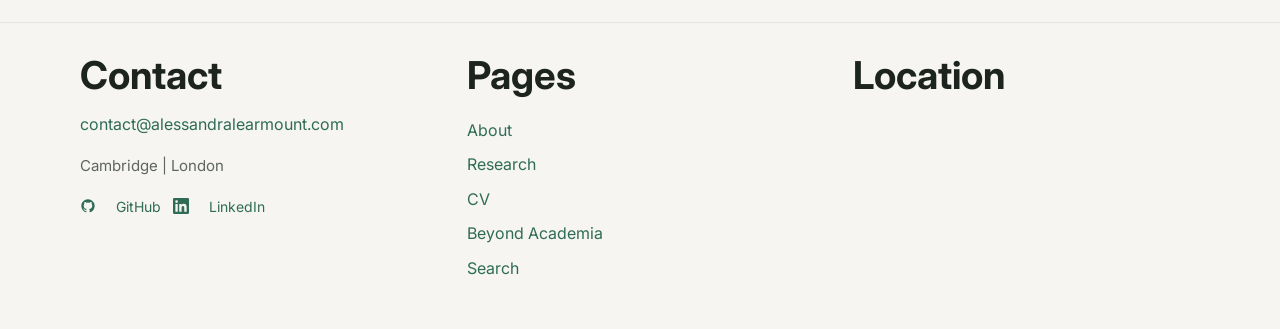
<file: publications.html>
<!DOCTYPE html>
<html lang="en">
<head>
  <meta charset="UTF-8" />
  <meta name="viewport" content="width=device-width, initial-scale=1.0" />
  <title>Alessandra Learmount</title>
  <meta
    name="description"
    content="PhD researcher at the University of Cambridge specialising in arbuscular mycorrhizal fungi, plant-microbe interactions, and sustainable agriculture."
  />

  <link rel="preconnect" href="https://fonts.googleapis.com">
  <link rel="preconnect" href="https://fonts.gstatic.com" crossorigin>
  <link href="https://fonts.googleapis.com/css2?family=Inter:wght@400;500;600;700;800&display=swap" rel="stylesheet">

  <link rel="stylesheet" href="css/style.css" />
  <script src="js/main.js" defer></script>
</head>
<body>
  <a class="skip-link" href="#main-content">Skip to content</a>

  <header class="site-header">
    <div class="container header-inner">
      <a href="index.html" class="site-logo" aria-label="Homepage">Alessandra Learmount</a>

      <button class="nav-toggle" aria-label="Toggle navigation" aria-expanded="false">
        <span></span>
        <span></span>
      </button>

      <nav class="site-nav" aria-label="Main navigation">
        <a href="index.html">About</a>
        <a href="research.html">Research</a>
        <!-- <a href="publications.html" class="active">Publications</a> -->
        <a href="cv.html">CV</a>
        <!-- <a href="blog.html">Notes</a> -->
        <a href="beyond-academia.html">Beyond Academia</a>
        <a href="search.html">Search</a>
      </nav>
    </div>
  </header>

  <main id="main-content">
    <section class="page-hero section">
      <div class="container narrow">
        <p class="eyebrow">Publications</p>
        <h1>Publications & outputs</h1>
        <p class="lead">
          Search across papers, posters, talks, methods notes, and preprints using the box below.
        </p>

        <div class="search-box">
          <label for="siteSearch" class="sr-only">Search publications</label>
          <input
            type="text"
            id="siteSearch"
            placeholder="Search by keyword, year, crop, method, or topic"
          />
        </div>
      </div>
    </section>

    <section class="section">
      <div class="container narrow">
        <div class="publication-list">
          <article class="list-item" data-search-item>
            <h2>Example paper title on root phenotyping</h2>
            <p class="meta">2026 · Journal article · Root phenotyping · Imaging · Crop science</p>
            <p>
              A short summary of the paper or project and what question it addressed.
            </p>
          </article>

          <article class="list-item" data-search-item>
            <h2>Example conference talk on rhizosphere microbiomes</h2>
            <p class="meta">2025 · Talk · Rhizosphere · Microbiome · Sequencing</p>
            <p>
              A short summary of the presentation, meeting, or workshop contribution.
            </p>
          </article>

          <article class="list-item" data-search-item>
            <h2>Example note on orphan crops and resilience</h2>
            <p class="meta">2025 · Commentary · Tef · Orphan crops · Sustainability</p>
            <p>
              A short summary of a translational or interdisciplinary output.
            </p>
          </article>

          <article class="list-item" data-search-item>
            <h2>Example methods preprint on microbial data analysis</h2>
            <p class="meta">2024 · Preprint · Bioinformatics · Metagenomics · Reproducibility</p>
            <p>
              A short summary of a technical contribution or methods-driven output.
            </p>
          </article>
        </div>

        <p id="searchEmptyState" class="meta search-empty" hidden>No results found.</p>
      </div>
    </section>
  </main>

   </section>
<footer class="site-footer">
  <div class="container footer-grid">

    <!-- Contact -->
    <div>
      <h2>Contact</h2>
      <p><a href="mailto:contact@alessandralearmount.com">contact@alessandralearmount.com</a></p>
      <p class="meta">Cambridge | London </p>

      <div class="footer-social">
        <a href="https://github.com/al-2122" target="_blank" rel="noopener noreferrer" class="social-link">
          <svg width="16" height="16" viewBox="0 0 24 24" fill="currentColor" aria-hidden="true"><path d="M12 2C6.477 2 2 6.477 2 12c0 4.418 2.865 8.166 6.839 9.489.5.092.682-.217.682-.482 0-.237-.009-.868-.013-1.703-2.782.604-3.369-1.34-3.369-1.34-.454-1.154-1.11-1.462-1.11-1.462-.908-.62.069-.608.069-.608 1.003.07 1.531 1.03 1.531 1.03.892 1.529 2.341 1.087 2.91.832.092-.647.35-1.088.636-1.338-2.22-.253-4.555-1.11-4.555-4.943 0-1.091.39-1.984 1.029-2.683-.103-.253-.446-1.27.098-2.647 0 0 .84-.269 2.75 1.025A9.578 9.578 0 0 1 12 6.836a9.58 9.58 0 0 1 2.504.337c1.909-1.294 2.747-1.025 2.747-1.025.546 1.377.202 2.394.1 2.647.64.699 1.028 1.592 1.028 2.683 0 3.842-2.339 4.687-4.566 4.935.359.309.678.919.678 1.852 0 1.336-.012 2.415-.012 2.741 0 .267.18.578.688.48C19.138 20.163 22 16.418 22 12c0-5.523-4.477-10-10-10z"/></svg>
           GitHub 
        </a>
        <a href="https://linkedin.com/in/alessandralearmount/" target="_blank" rel="noopener noreferrer" class="social-link">
          <svg width="16" height="16" viewBox="0 0 24 24" fill="currentColor" aria-hidden="true"><path d="M20.447 20.452h-3.554v-5.569c0-1.328-.027-3.037-1.852-3.037-1.853 0-2.136 1.445-2.136 2.939v5.667H9.351V9h3.414v1.561h.046c.477-.9 1.637-1.85 3.37-1.85 3.601 0 4.267 2.37 4.267 5.455v6.286zM5.337 7.433a2.062 2.062 0 0 1-2.063-2.065 2.064 2.064 0 1 1 2.063 2.065zm1.782 13.019H3.555V9h3.564v11.452zM22.225 0H1.771C.792 0 0 .774 0 1.729v20.542C0 23.227.792 24 1.771 24h20.451C23.2 24 24 23.227 24 22.271V1.729C24 .774 23.2 0 22.222 0h.003z"/></svg>
           LinkedIn 
        </a>
      </div>
    </div>

    <!-- Site navigation -->
    <nav class="footer-nav" aria-label="Site pages">
      <h2>Pages</h2>
      <a href="index.html">About</a>
      <a href="research.html">Research</a>
      <!-- <a href="publications.html">Publications</a> -->
      <a href="cv.html">CV</a>
      <!-- <a href="blog.html">Notes</a> -->
      <a href="beyond-academia.html">Beyond Academia</a>
      <a href="search.html">Search</a>
    </nav>

    <!-- Map -->
    <div class="footer-map">
      <h2>Location</h2>
      <iframe
        title="Cambridge, UK"
        src="https://www.google.com/maps/embed?pb=!1m18!1m12!1m3!1d9739.544764849538!2d0.1086!3d52.2054!2m3!1f0!2f0!3f0!3m2!1i1024!2i768!4f13.1!3m3!1m2!1s0x47d8774de4f16487%3A0xee2d7f30740e4c83!2sCambridge%2C%20UK!5e0!3m2!1sen!2suk!4v1699999999999"
        width="90%"
        height="150"
        style="border:0; border-radius: 8px; filter: grayscale(30%);"
        allowfullscreen=""
        loading="lazy"
        referrerpolicy="no-referrer-when-downgrade">
      </iframe>
    </div>

  </div>
</footer>

<button id="backToTop" aria-label="Back to top">↑</button>
</body>
</html>
</file>
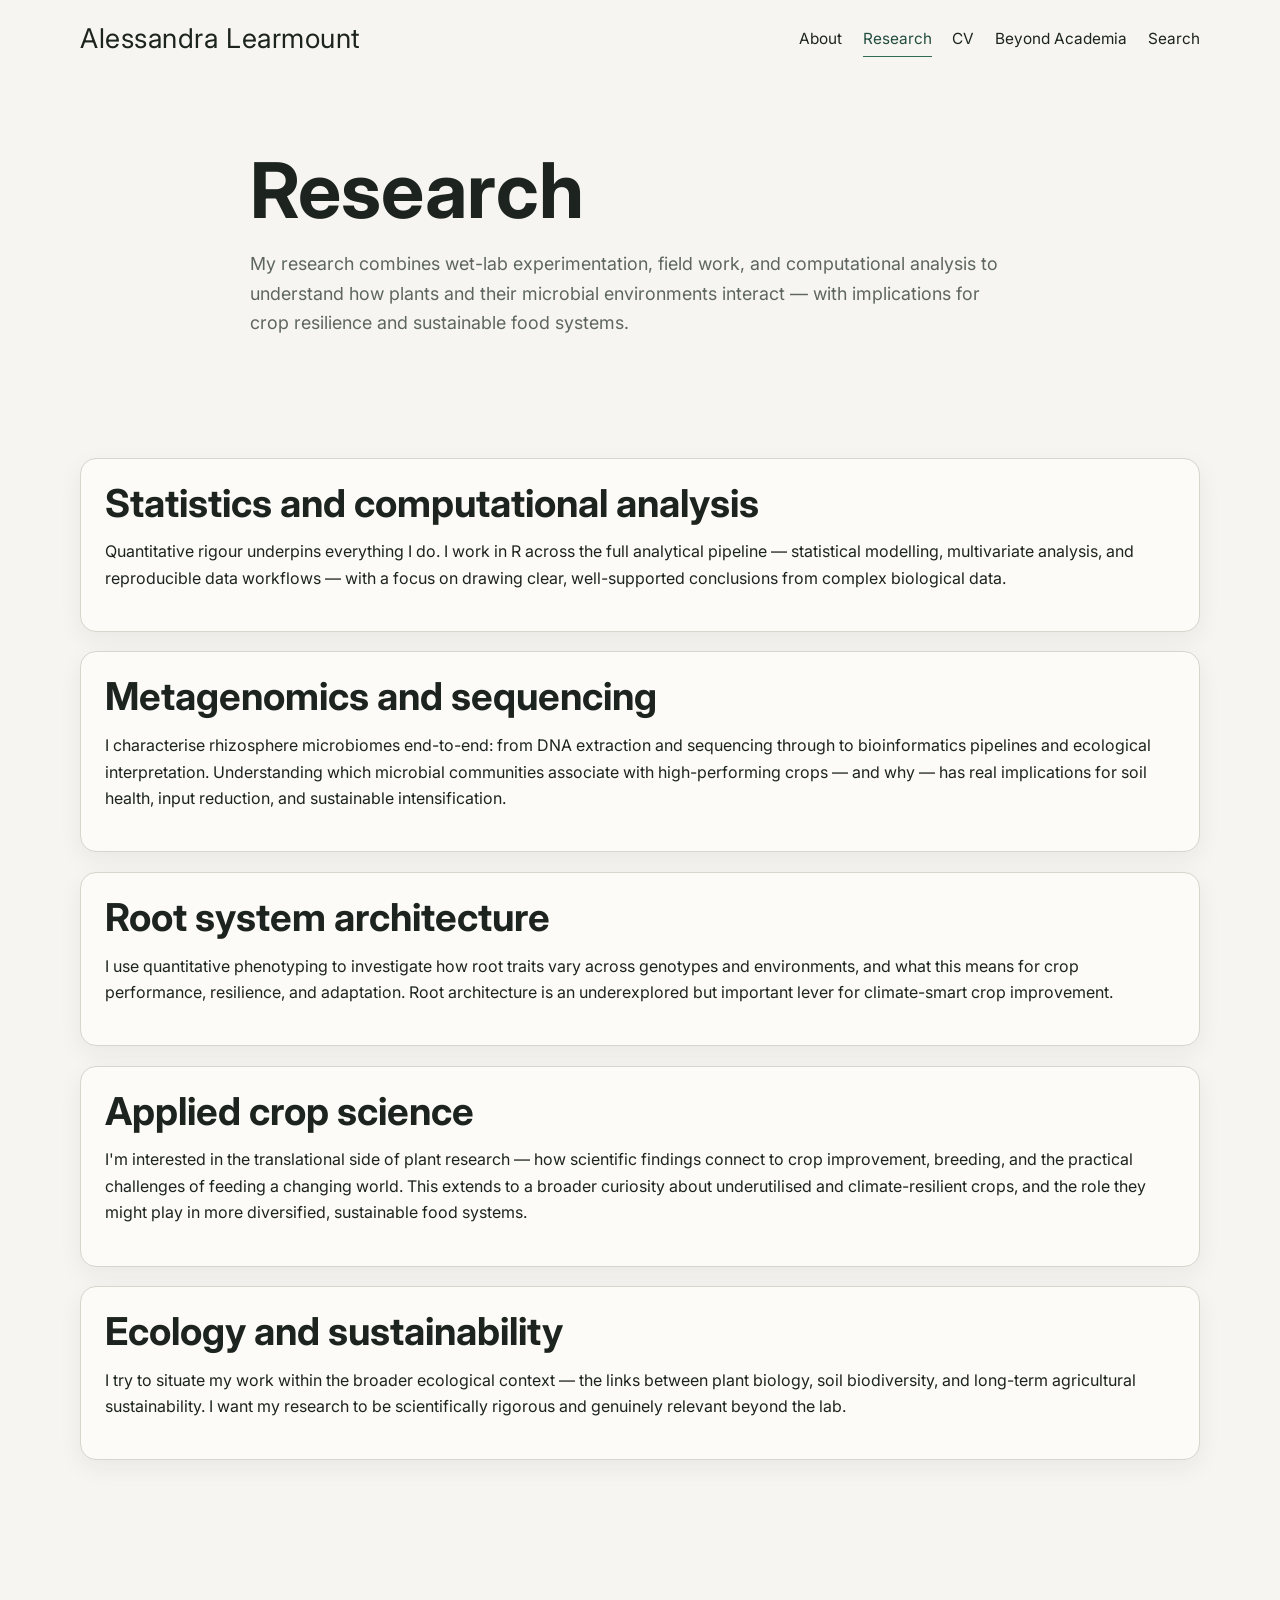
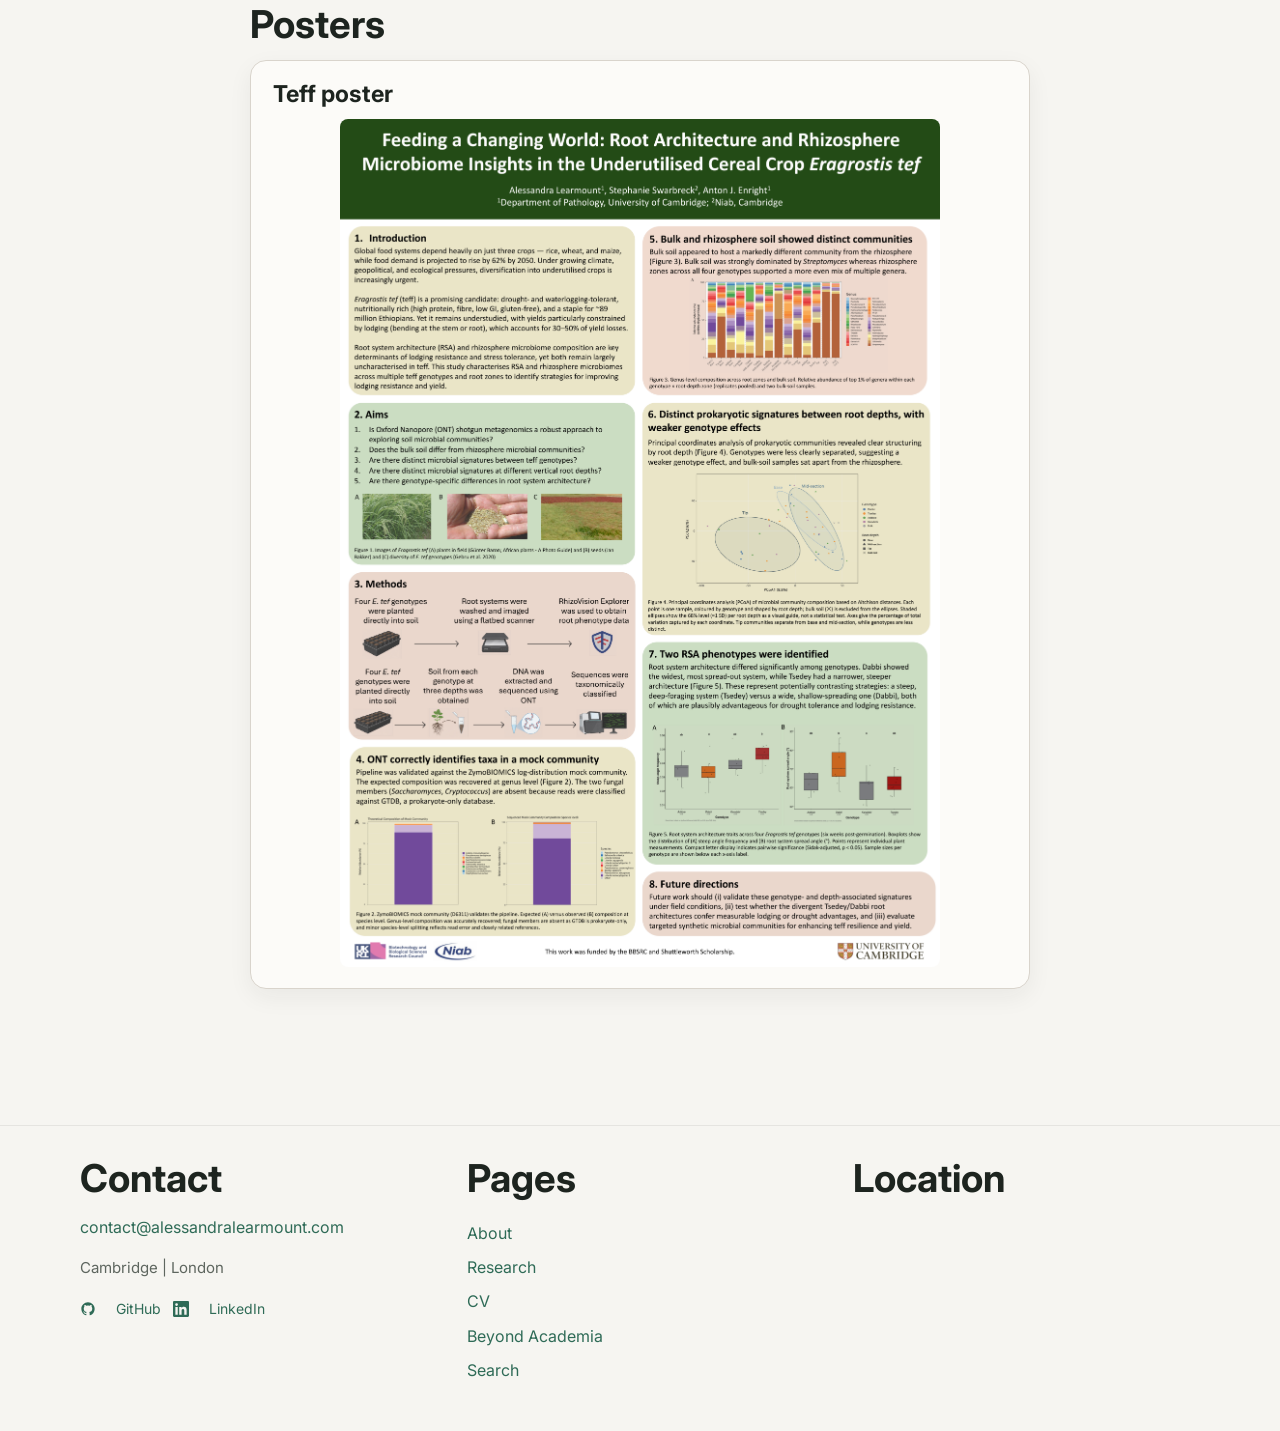
<file: research.html>
<!DOCTYPE html>
<html lang="en">
<head>
  <meta charset="UTF-8" />
  <meta name="viewport" content="width=device-width, initial-scale=1.0" />
  <title>Alessandra Learmount</title>
  <meta
    name="description"
    content="PhD researcher at the University of Cambridge specialising in arbuscular mycorrhizal fungi, plant-microbe interactions, and sustainable agriculture."
  />

  <link rel="preconnect" href="https://fonts.googleapis.com">
  <link rel="preconnect" href="https://fonts.gstatic.com" crossorigin>
  <link href="https://fonts.googleapis.com/css2?family=Inter:wght@400;500;600;700;800&display=swap" rel="stylesheet">

  <link rel="stylesheet" href="css/style.css" />
  <script src="js/main.js" defer></script>
</head>
<body>
  <a class="skip-link" href="#main-content">Skip to content</a>

  <header class="site-header">
    <div class="container header-inner">
      <a href="index.html" class="site-logo" aria-label="Homepage">Alessandra Learmount</a>

      <button class="nav-toggle" aria-label="Toggle navigation" aria-expanded="false">
        <span></span>
        <span></span>
      </button>

      <nav class="site-nav" aria-label="Main navigation">
        <a href="index.html">About</a>
        <a href="research.html" class="active">Research</a>
        <!-- <a href="publications.html">Publications</a> -->
        <a href="cv.html">CV</a>
        <!-- <a href="blog.html">Notes</a> -->
        <a href="beyond-academia.html">Beyond Academia</a>
        <a href="search.html">Search</a>
      </nav>
    </div>
  </header>

  <main id="main-content">
    <section class="page-hero section">
      <div class="container narrow">
        <h1>Research</h1>
        <p class="lead">
          My research combines wet-lab experimentation, field work, and computational analysis to understand how plants and their microbial environments interact — with implications for crop resilience and sustainable food systems.
        </p>
      </div>
    </section>

    <section class="section">
      <div class="container">
        <div class="stack">
          <article class="feature-block">
  <h2>Statistics and computational analysis</h2>
  <p style="max-width: 100%;">
    Quantitative rigour underpins everything I do. I work in R across the full analytical pipeline —
    statistical modelling, multivariate analysis, and reproducible data workflows — with a focus on
    drawing clear, well-supported conclusions from complex biological data.
  </p>
</article>

<article class="feature-block">
  <h2>Metagenomics and sequencing</h2>
  <p style="max-width: 100%;">
    I characterise rhizosphere microbiomes end-to-end: from DNA extraction and sequencing through to
    bioinformatics pipelines and ecological interpretation. Understanding which microbial communities
    associate with high-performing crops — and why — has real implications for soil health,
    input reduction, and sustainable intensification.
  </p>
</article>

<article class="feature-block">
  <h2>Root system architecture</h2>
  <p style="max-width: 100%;">
    I use quantitative phenotyping to investigate how root traits vary across genotypes and environments,
    and what this means for crop performance, resilience, and adaptation. Root architecture is an
    underexplored but important lever for climate-smart crop improvement.
  </p>
</article>

<article class="feature-block">
  <h2>Applied crop science</h2>
  <p style="max-width: 100%;">
    I'm interested in the translational side of plant research — how scientific findings connect to
    crop improvement, breeding, and the practical challenges of feeding a changing world. This extends
    to a broader curiosity about underutilised and climate-resilient crops, and the role they might
    play in more diversified, sustainable food systems.
  </p>
</article>

<article class="feature-block">
  <h2>Ecology and sustainability</h2>
  <p style="max-width: 100%;">
    I try to situate my work within the broader ecological context — the links between plant biology,
    soil biodiversity, and long-term agricultural sustainability. I want my research to be
    scientifically rigorous and genuinely relevant beyond the lab.
  </p>
          </article>
        </div>
      </div>
    </section>

    <section class="section">
      <div class="container narrow">
        <h2>Posters</h2>
        <article class="list-item">
          <h3>Teff poster</h3>
          <img
            src="assets/docs/teff_poster.png"
            alt="Teff poster"
            width="100%"
            style="max-width: 600px; height: auto; display: block; margin: 0 auto; border-radius: 8px;"
            loading="lazy"
          />
        </article>
      </div>
    </section>
  </main>

   </section>
<footer class="site-footer">
  <div class="container footer-grid">

    <!-- Contact -->
    <div>
      <h2>Contact</h2>
      <p><a href="mailto:contact@alessandralearmount.com">contact@alessandralearmount.com</a></p>
      <p class="meta">Cambridge | London </p>

      <div class="footer-social">
        <a href="https://github.com/al-2122" target="_blank" rel="noopener noreferrer" class="social-link">
          <svg width="16" height="16" viewBox="0 0 24 24" fill="currentColor" aria-hidden="true"><path d="M12 2C6.477 2 2 6.477 2 12c0 4.418 2.865 8.166 6.839 9.489.5.092.682-.217.682-.482 0-.237-.009-.868-.013-1.703-2.782.604-3.369-1.34-3.369-1.34-.454-1.154-1.11-1.462-1.11-1.462-.908-.62.069-.608.069-.608 1.003.07 1.531 1.03 1.531 1.03.892 1.529 2.341 1.087 2.91.832.092-.647.35-1.088.636-1.338-2.22-.253-4.555-1.11-4.555-4.943 0-1.091.39-1.984 1.029-2.683-.103-.253-.446-1.27.098-2.647 0 0 .84-.269 2.75 1.025A9.578 9.578 0 0 1 12 6.836a9.58 9.58 0 0 1 2.504.337c1.909-1.294 2.747-1.025 2.747-1.025.546 1.377.202 2.394.1 2.647.64.699 1.028 1.592 1.028 2.683 0 3.842-2.339 4.687-4.566 4.935.359.309.678.919.678 1.852 0 1.336-.012 2.415-.012 2.741 0 .267.18.578.688.48C19.138 20.163 22 16.418 22 12c0-5.523-4.477-10-10-10z"/></svg>
           GitHub 
        </a>
        <a href="https://linkedin.com/in/alessandralearmount/" target="_blank" rel="noopener noreferrer" class="social-link">
          <svg width="16" height="16" viewBox="0 0 24 24" fill="currentColor" aria-hidden="true"><path d="M20.447 20.452h-3.554v-5.569c0-1.328-.027-3.037-1.852-3.037-1.853 0-2.136 1.445-2.136 2.939v5.667H9.351V9h3.414v1.561h.046c.477-.9 1.637-1.85 3.37-1.85 3.601 0 4.267 2.37 4.267 5.455v6.286zM5.337 7.433a2.062 2.062 0 0 1-2.063-2.065 2.064 2.064 0 1 1 2.063 2.065zm1.782 13.019H3.555V9h3.564v11.452zM22.225 0H1.771C.792 0 0 .774 0 1.729v20.542C0 23.227.792 24 1.771 24h20.451C23.2 24 24 23.227 24 22.271V1.729C24 .774 23.2 0 22.222 0h.003z"/></svg>
           LinkedIn 
        </a>
      </div>
    </div>

    <!-- Site navigation -->
    <nav class="footer-nav" aria-label="Site pages">
      <h2>Pages</h2>
      <a href="index.html">About</a>
      <a href="research.html">Research</a>
      <!-- <a href="publications.html">Publications</a> -->
      <a href="cv.html">CV</a>
      <!-- <a href="blog.html">Notes</a> -->
      <a href="beyond-academia.html">Beyond Academia</a>
      <a href="search.html">Search</a>
    </nav>

    <!-- Map -->
    <div class="footer-map">
      <h2>Location</h2>
      <iframe
        title="Cambridge, UK"
        src="https://www.google.com/maps/embed?pb=!1m18!1m12!1m3!1d9739.544764849538!2d0.1086!3d52.2054!2m3!1f0!2f0!3f0!3m2!1i1024!2i768!4f13.1!3m3!1m2!1s0x47d8774de4f16487%3A0xee2d7f30740e4c83!2sCambridge%2C%20UK!5e0!3m2!1sen!2suk!4v1699999999999"
        width="90%"
        height="150"
        style="border:0; border-radius: 8px; filter: grayscale(30%);"
        allowfullscreen=""
        loading="lazy"
        referrerpolicy="no-referrer-when-downgrade">
      </iframe>
    </div>

  </div>
</footer>

<button id="backToTop" aria-label="Back to top">↑</button>
</body>
</html>
</file>
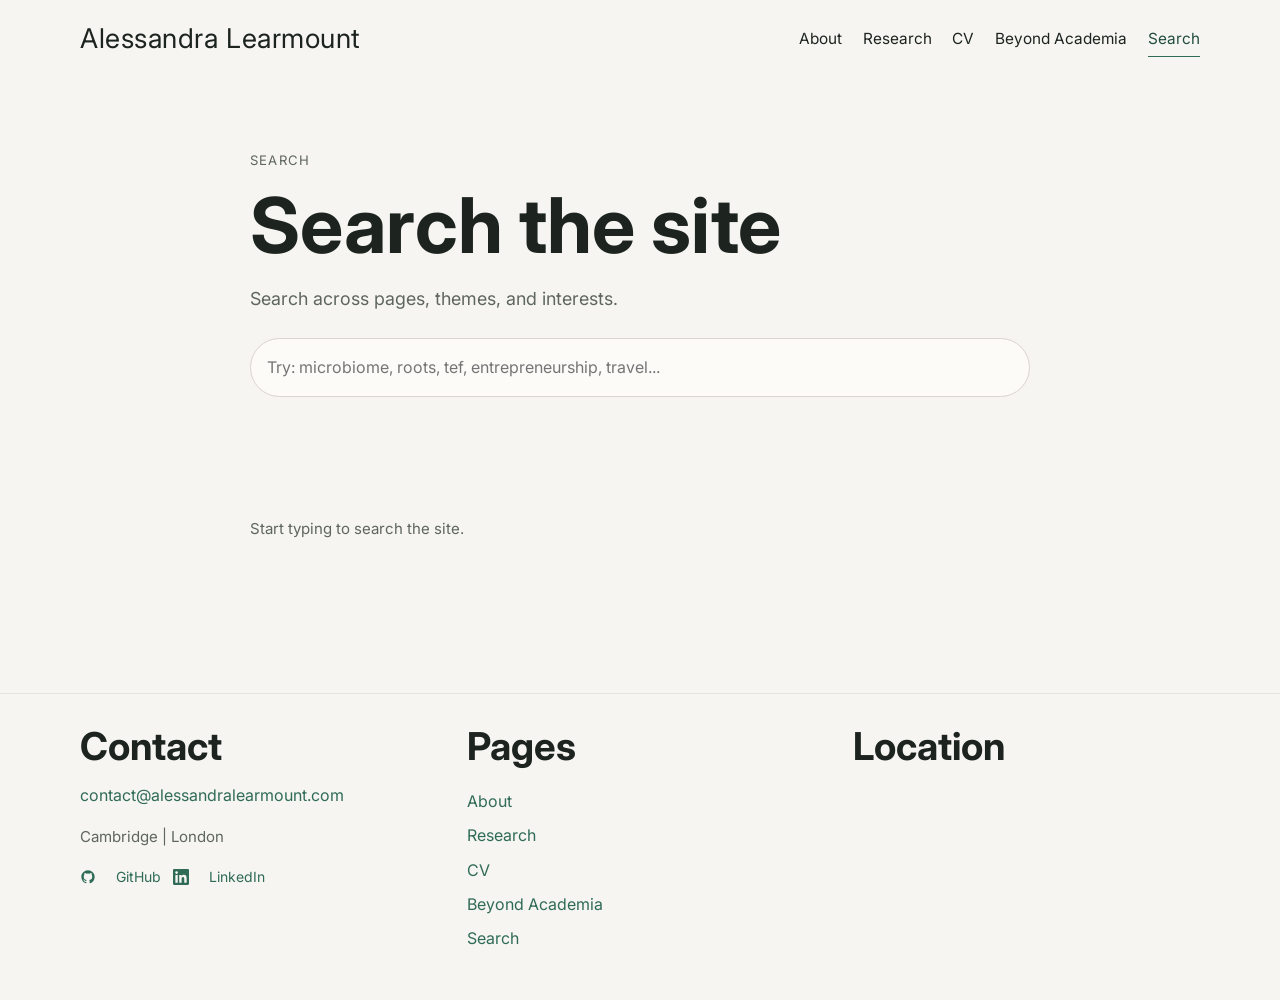
<file: search.html>
<!DOCTYPE html>
<html lang="en">
<head>
  <meta charset="UTF-8" />
  <meta name="viewport" content="width=device-width, initial-scale=1.0" />
  <title>Alessandra Learmount</title>
  <meta
    name="description"
    content="PhD researcher at the University of Cambridge specialising in arbuscular mycorrhizal fungi, plant-microbe interactions, and sustainable agriculture."
  />

  <link rel="preconnect" href="https://fonts.googleapis.com">
  <link rel="preconnect" href="https://fonts.gstatic.com" crossorigin>
  <link href="https://fonts.googleapis.com/css2?family=Inter:wght@400;500;600;700;800&display=swap" rel="stylesheet">

  <link rel="stylesheet" href="css/style.css" />
  <script src="js/main.js" defer></script>
</head>
<body>
  <a class="skip-link" href="#main-content">Skip to content</a>

  <header class="site-header">
    <div class="container header-inner">
      <a href="index.html" class="site-logo" aria-label="Homepage">Alessandra Learmount</a>

      <button class="nav-toggle" aria-label="Toggle navigation" aria-expanded="false">
        <span></span>
        <span></span>
      </button>

      <nav class="site-nav" aria-label="Main navigation">
        <a href="index.html">About</a>
        <a href="research.html">Research</a>
        <!-- <a href="publications.html">Publications</a> -->
        <a href="cv.html">CV</a>
        <!-- <a href="blog.html">Notes</a> -->
        <a href="beyond-academia.html">Beyond Academia</a>
        <a href="search.html" class="active">Search</a>
      </nav>
    </div>
  </header>

  <main id="main-content">
    <section class="page-hero section">
      <div class="container narrow">
        <p class="eyebrow">Search</p>
        <h1>Search the site</h1>
        <p class="lead">
          Search across pages, themes, and interests.
        </p>

        <search class="search-box">
          <form>
            <label for="globalSearch" class="sr-only">Search the website</label>
            <input
              type="search"
              id="globalSearch"
              placeholder="Try: microbiome, roots, tef, entrepreneurship, travel..."
            />
          </form>
        </search>
      </div>
    </section>

    <section class="section">
      <div class="container narrow">
        <div id="searchResults" class="note-list"></div>
        <p id="globalSearchEmpty" class="meta search-empty">Start typing to search the site.</p>
      </div>
    </section>
  </main>

   </section>
<footer class="site-footer">
  <div class="container footer-grid">

    <!-- Contact -->
    <div>
      <h2>Contact</h2>
      <p><a href="mailto:contact@alessandralearmount.com">contact@alessandralearmount.com</a></p>
      <p class="meta">Cambridge | London </p>

      <div class="footer-social">
        <a href="https://github.com/al-2122" target="_blank" rel="noopener noreferrer" class="social-link">
          <svg width="16" height="16" viewBox="0 0 24 24" fill="currentColor" aria-hidden="true"><path d="M12 2C6.477 2 2 6.477 2 12c0 4.418 2.865 8.166 6.839 9.489.5.092.682-.217.682-.482 0-.237-.009-.868-.013-1.703-2.782.604-3.369-1.34-3.369-1.34-.454-1.154-1.11-1.462-1.11-1.462-.908-.62.069-.608.069-.608 1.003.07 1.531 1.03 1.531 1.03.892 1.529 2.341 1.087 2.91.832.092-.647.35-1.088.636-1.338-2.22-.253-4.555-1.11-4.555-4.943 0-1.091.39-1.984 1.029-2.683-.103-.253-.446-1.27.098-2.647 0 0 .84-.269 2.75 1.025A9.578 9.578 0 0 1 12 6.836a9.58 9.58 0 0 1 2.504.337c1.909-1.294 2.747-1.025 2.747-1.025.546 1.377.202 2.394.1 2.647.64.699 1.028 1.592 1.028 2.683 0 3.842-2.339 4.687-4.566 4.935.359.309.678.919.678 1.852 0 1.336-.012 2.415-.012 2.741 0 .267.18.578.688.48C19.138 20.163 22 16.418 22 12c0-5.523-4.477-10-10-10z"/></svg>
           GitHub 
        </a>
        <a href="https://linkedin.com/in/alessandralearmount/" target="_blank" rel="noopener noreferrer" class="social-link">
          <svg width="16" height="16" viewBox="0 0 24 24" fill="currentColor" aria-hidden="true"><path d="M20.447 20.452h-3.554v-5.569c0-1.328-.027-3.037-1.852-3.037-1.853 0-2.136 1.445-2.136 2.939v5.667H9.351V9h3.414v1.561h.046c.477-.9 1.637-1.85 3.37-1.85 3.601 0 4.267 2.37 4.267 5.455v6.286zM5.337 7.433a2.062 2.062 0 0 1-2.063-2.065 2.064 2.064 0 1 1 2.063 2.065zm1.782 13.019H3.555V9h3.564v11.452zM22.225 0H1.771C.792 0 0 .774 0 1.729v20.542C0 23.227.792 24 1.771 24h20.451C23.2 24 24 23.227 24 22.271V1.729C24 .774 23.2 0 22.222 0h.003z"/></svg>
           LinkedIn 
        </a>
      </div>
    </div>

    <!-- Site navigation -->
    <nav class="footer-nav" aria-label="Site pages">
      <h2>Pages</h2>
      <a href="index.html">About</a>
      <a href="research.html">Research</a>
      <!-- <a href="publications.html">Publications</a> -->
      <a href="cv.html">CV</a>
      <!-- <a href="blog.html">Notes</a> -->
      <a href="beyond-academia.html">Beyond Academia</a>
      <a href="search.html">Search</a>
    </nav>

    <!-- Map -->
    <div class="footer-map">
      <h2>Location</h2>
      <iframe
        title="Cambridge, UK"
        src="https://www.google.com/maps/embed?pb=!1m18!1m12!1m3!1d9739.544764849538!2d0.1086!3d52.2054!2m3!1f0!2f0!3f0!3m2!1i1024!2i768!4f13.1!3m3!1m2!1s0x47d8774de4f16487%3A0xee2d7f30740e4c83!2sCambridge%2C%20UK!5e0!3m2!1sen!2suk!4v1699999999999"
        width="90%"
        height="150"
        style="border:0; border-radius: 8px; filter: grayscale(30%);"
        allowfullscreen=""
        loading="lazy"
        referrerpolicy="no-referrer-when-downgrade">
      </iframe>
    </div>

  </div>
</footer>

<button id="backToTop" aria-label="Back to top">↑</button>
</body>
</html>
</file>
<file: css/style.css>
:root {
  --bg: #f6f5f1;
  --surface: #fcfbf8;
  --surface-2: #ece9e2;
  --text: #1d241f;
  --text-muted: #5e665f;
  --border: #d9d4cc;

  --accent: #2f6b57;
  --accent-dark: #224d3f;
  --accent-soft: #d9e6dc;

  --shadow-sm: 0 8px 24px rgba(29, 36, 31, 0.06);
  --shadow-md: 0 14px 36px rgba(29, 36, 31, 0.1);

  --radius-sm: 10px;
  --radius-md: 16px;
  --radius-full: 999px;

  --max-width: 1120px;
  --narrow-width: 780px;

  --font-heading: "Inter", sans-serif;
  --font-body: "Inter", sans-serif;

  --transition: 220ms ease;

  /* Backwards-compatible aliases for components using different variable names */
  --color-bg: var(--bg);
  --color-surface: var(--surface);
  --color-surface-2: var(--surface-2);
  --color-text: var(--text);
  --color-primary: var(--accent);
  --color-primary-highlight: var(--accent-soft);
  --color-border: var(--border);
  --text-sm: 0.875rem;
  --space-2: 0.5rem;
  --space-3: 0.75rem;
  --space-4: 1rem;
  --space-5: 1.25rem;
  --space-10: 2.5rem;
}

*,
*::before,
*::after {
  box-sizing: border-box;
}

html {
  scroll-behavior: smooth;
}

body {
  margin: 0;
  min-height: 100vh;
  background: var(--bg);
  color: var(--text);
  font-family: var(--font-body);
  font-size: 16px;
  line-height: 1.65;
  -webkit-font-smoothing: antialiased;
  text-rendering: optimizeLegibility;
}

img,
svg {
  display: block;
  max-width: 100%;
}

a {
  color: var(--accent);
  text-decoration: none;
  transition: color var(--transition), opacity var(--transition), transform var(--transition);
}

a:hover {
  color: var(--accent-dark);
}

p {
  margin-top: 0;
  margin-bottom: 1rem;
  max-width: 70ch;
}

h1,
h2,
h3 {
  margin-top: 0;
  color: var(--text);
  font-family: var(--font-heading);
  line-height: 1.08;
}

h1 {
  font-size: clamp(3rem, 6vw, 5.1rem);
  margin-bottom: 1rem;
}

h2 {
  font-size: clamp(2rem, 3vw, 2.8rem);
  margin-bottom: 0.9rem;
}

h3 {
  font-size: 1.45rem;
  margin-bottom: 0.75rem;
}

ul {
  margin: 0;
  padding-left: 1.2rem;
}

button,
input {
  font: inherit;
}

.container {
  width: min(100% - 2rem, var(--max-width));
  margin-inline: auto;
}

.wider-left p {
  max-width: none;
}

.narrow {
  width: min(100%, var(--narrow-width));
}

.section {
  padding: 4.5rem 0;
}

.eyebrow {
  margin-bottom: 0.85rem;
  text-transform: uppercase;
  letter-spacing: 0.09em;
  font-size: 0.82rem;
  color: var(--text-muted);
}

.lead {
  font-size: 1.12rem;
  color: var(--text-muted);
  max-width: 48rem;
}

.meta {
  color: var(--text-muted);
  font-size: 0.94rem;
}

.skip-link {
  position: absolute;
  left: -9999px;
  top: 1rem;
}

.skip-link:focus {
  left: 1rem;
  z-index: 1000;
  padding: 0.75rem 1rem;
  border-radius: 10px;
  background: var(--accent);
  color: #fff;
}

.site-header {
  position: sticky;
  top: 0;
   z-index: 9999;
}

.header-inner {
  min-height: 78px;
  display: flex;
  align-items: center;
  justify-content: space-between;
  gap: 1rem;
}

.site-logo {
  display: inline-flex;
  align-items: center;
  justify-content: center;
  color: var(--text);
  font-family: var(--font-heading);
  font-size: 1.7rem;
  letter-spacing: 0.02em;
}

.site-nav {
  display: flex;
  align-items: center;
  gap: 1.3rem;
  z-index: 220;
}

.site-nav a {
  position: relative;
  color: var(--text);
  font-size: 0.96rem;
}

.site-nav a::after {
  content: "";
  position: absolute;
  left: 0;
  bottom: -0.35rem;
  width: 100%;
  height: 1px;
  background: var(--accent);
  transform: scaleX(0);
  transform-origin: left;
  transition: transform var(--transition);
}

.site-nav a:hover::after,
.site-nav a:focus-visible::after,
.site-nav a.active::after {
  transform: scaleX(1);
}

.site-nav a.active {
  color: var(--accent-dark);
}

.nav-toggle {
  display: none;
  width: 46px;
  height: 46px;
  border: 1px solid var(--border);
  border-radius: 12px;
  background: var(--surface);
  cursor: pointer;
  align-items: center;
  justify-content: center;
  gap: 5px;
  flex-direction: column;
}

.nav-toggle span {
  display: block;
  width: 18px;
  height: 1.5px;
  background: var(--text);
}

.hero {
  padding-top: 5rem;
}

.hero-grid {
  display: grid;
  grid-template-columns: 1.45fr 0.85fr;
  gap: 2rem;
  align-items: start;
}

.hero-copy {
  padding-right: 1rem;
}

.hero-panel,
.card,
.mini-card,
.feature-block,
.list-item {
  background: var(--surface);
  border: 1px solid var(--border);
  border-radius: var(--radius-md);
  box-shadow: var(--shadow-sm);
}

.hero-panel {
  padding: 1.5rem;
  position: relative;
}

.hero-panel::before {
  content: "";
  position: absolute;
  top: 1.1rem;
  right: 1.1rem;
  width: 62px;
  height: 62px;
  border-radius: 50%;
  background: radial-gradient(circle, var(--accent-soft) 0%, rgba(217, 230, 220, 0) 72%);
  pointer-events: none;
}

.panel-label,
.mini-title {
  font-size: 0.82rem;
  letter-spacing: 0.08em;
  text-transform: uppercase;
  color: var(--text-muted);
  margin-bottom: 0.7rem;
}

.clean-list {
  list-style: none;
  padding-left: 0;
}

.clean-list li {
  padding: 0.6rem 0;
  border-bottom: 1px solid rgba(29, 36, 31, 0.08);
}

.clean-list li:last-child {
  border-bottom: none;
}

.button-row {
  display: flex;
  gap: 1rem;
  flex-wrap: wrap;
  margin-top: 1.75rem;
}

.button {
  display: inline-flex;
  align-items: center;
  justify-content: center;
  min-height: 46px;
  padding: 0.85rem 1.15rem;
  border-radius: var(--radius-full);
  border: 1px solid transparent;
  font-weight: 600;
  transition: transform var(--transition), background var(--transition), color var(--transition), border-color var(--transition);
}

.button:hover {
  transform: translateY(-1px);
}

.button.primary {
  background: var(--accent);
  color: #fff;
}

.button.primary:hover {
  background: var(--accent-dark);
  color: #fff;
}

.button.secondary {
  background: transparent;
  border-color: var(--border);
  color: var(--text);
}

.button.secondary:hover {
  border-color: var(--accent);
  color: var(--accent-dark);
}

.section-heading {
  margin-bottom: 1.5rem;
}

.card-grid {
  display: grid;
  grid-template-columns: repeat(3, 1fr);
  gap: 1.4rem;
}

.card {
  padding: 1.5rem;
  transition: transform var(--transition), box-shadow var(--transition), border-color var(--transition);
}

.card:hover {
  transform: translateY(-4px);
  box-shadow: var(--shadow-md);
  border-color: #c8d4cb;
}

.text-link {
  font-weight: 600;
}

.accent-section {
  background:
    linear-gradient(to bottom, transparent, transparent),
    radial-gradient(circle at top right, rgba(217, 230, 220, 0.85), rgba(217, 230, 220, 0) 45%);
}

.split-grid {
  display: grid;
  grid-template-columns: 1.2fr 0.8fr;
  gap: 2rem;
  align-items: start;
}

.mini-card {
  padding: 1.4rem;
}

.page-hero {
  padding-top: 4.5rem;
  padding-bottom: 2rem;
}

.stack {
  display: grid;
  gap: 1.2rem;
}

.feature-block {
  padding: 1.5rem;
}

.search-box {
  margin-top: 1.5rem;
}

.search-box input {
  width: 100%;
  padding: 0.95rem 1rem;
  border: 1px solid var(--border);
  border-radius: var(--radius-full);
  background: var(--surface);
  color: var(--text);
  outline: none;
}

.search-box input:focus {
  border-color: var(--accent);
  box-shadow: 0 0 0 4px rgba(47, 107, 87, 0.08);
}

.publication-list,
.note-list {
  display: grid;
  gap: 1rem;
}

.list-item {
  padding: 1.3rem 1.35rem;
}

.timeline-block {
  margin-bottom: 2rem;
}

.search-empty {
  margin-top: 1rem;
}

.site-footer {
  margin-top: 4rem;
  padding: 2rem 0 3rem;
  border-top: 1px solid rgba(29, 36, 31, 0.08);
}

.footer-grid {
  display: flex;
  justify-content: space-between;
  gap: 2rem;
  flex-wrap: wrap;
}

.footer-links {
  display: flex;
  gap: 1rem;
  flex-wrap: wrap;
  align-items: flex-start;
}

.footer-grid {
  display: grid;
  grid-template-columns: 1fr 1fr 1fr;
  gap: var(--space-10);
  align-items: start;
}

.footer-nav {
  display: flex;
  flex-direction: column;
  gap: var(--space-2);
}

.footer-nav h2,
.footer-map h2 {
  margin-bottom: var(--space-3);
}

.footer-social {
  display: flex;
  gap: 12px;
  margin-top: var(--space-4);
}

.social-link {
  display: flex;
  align-items: center;
  gap: var(--space-5);
  font-size: var(--text-sm);
}

@media (max-width: 768px) {
  .footer-grid {
    grid-template-columns: 1fr;
  }
}

.sr-only {
  position: absolute;
  width: 1px;
  height: 1px;
  padding: 0;
  margin: -1px;
  overflow: hidden;
  clip: rect(0, 0, 0, 0);
  white-space: nowrap;
  border: 0;
}

#backToTop {
  position: fixed;
  right: 1rem;
  bottom: 1rem;
  width: 46px;
  height: 46px;
  border: none;
  border-radius: 50%;
  background: var(--accent);
  color: #fff;
  display: none;
  align-items: center;
  justify-content: center;
  cursor: pointer;
  box-shadow: var(--shadow-sm);
}

#backToTop.show {
  display: inline-flex;
}

#backToTop:hover {
  background: var(--accent-dark);
}

@media (max-width: 900px) {
  .container {
    width: min(100%, var(--max-width));
    padding-inline: 1rem;
  }

  .hero-grid,
  .split-grid,
  .card-grid {
    display: block;
    grid-template-columns: unset !important;
  }

  .hero-grid {
    gap: 1.5rem;
  }

  .hero-copy {
    padding-right: 0;
    width: 100%;
  }

  .hero-photo-panel {
    width: 100%;
    max-width: none;
    margin-top: 1.5rem;
  }

  .nav-toggle {
    display: inline-flex;
  }

  .site-nav {
    position: absolute;
    top: 78px;
    right: 1rem;
    left: 1rem;
    min-width: unset;
    width: auto;
    padding: 1rem;
    border-radius: 14px;
    border: 1px solid var(--border);
    background: var(--surface);
    box-shadow: var(--shadow-sm);
    display: none;
    flex-direction: column;
    align-items: stretch;
  }

  .site-nav a {
    width: 100%;
    padding: 0.75rem 0;
  }

  .site-nav.open {
    display: flex;
    z-index: 10001;
  }

  .interest-tabs {
    padding-left: 1rem;
  }

  .interest-nav {
    top: 78px;
  }

  .fieldwork-gallery {
    flex-wrap: wrap;
    justify-content: center;
  }

  .fieldwork-figure {
    min-width: 260px;
    width: calc(50% - 0.5rem);
  }
}

@media (max-width: 640px) {
  .container {
    width: min(100%, var(--max-width));
    padding-inline: 1rem;
  }

  .section {
    padding: 3.5rem 0;
  }

  h1 {
    font-size: clamp(2.5rem, 11vw, 4rem);
  }

  h2 {
    font-size: clamp(1.8rem, 7vw, 2.4rem);
  }

  .header-inner {
    min-height: 72px;
    flex-wrap: wrap;
    justify-content: space-between;
  }

  .site-logo {
    font-size: 1.4rem;
  }

  .site-nav {
    top: 72px;
    right: 0.75rem;
    left: 0.75rem;
    width: calc(100% - 1.5rem);
  }

  .hero-grid {
    grid-template-columns: 1fr;
    gap: 1.5rem;
  }

  .hero-copy {
    width: 100%;
    order: 1;
  }

  .hero-photo-panel {
    width: 100%;
    order: 2;
  }

  .hero-photo {
    width: 100%;
    max-width: 360px;
    margin: 0 auto;
  }

  .button-row {
    flex-direction: column;
    align-items: stretch;
  }

  .theme-card {
    width: 100%;
  }

  .fieldwork-gallery {
    flex-direction: column;
  }

  .fieldwork-figure {
    width: 100%;
    min-width: auto;
  }

  .interest-tabs {
    padding-left: 0.5rem;
    gap: 0.5rem;
  }

  .interest-nav {
    top: 72px;
  }
}

@media (max-width: 600px) {
  .site-nav {
    z-index: 220;
  }

  .nav-toggle {
    position: relative;
    z-index: 230;
  }

  .map-pin {
    cursor: pointer;
    touch-action: manipulation;
  }

  .map-pin:active .pin-tooltip,
  .map-pin:focus-within .pin-tooltip {
    display: block;
  }

  .map-pin:focus-visible {
    outline: 2px solid var(--accent);
    outline-offset: 2px;
  }
}

.interest-nav {
  position: sticky;
  top: 0;
  z-index: 100;
  background: var(--color-bg, #fff);
  border-bottom: 1px solid rgba(0,0,0,0.08);
  padding: 1rem 0;
  margin-top: 2rem; /* increase this to push it lower */
}

.interest-tabs {
  display: flex;
  gap: 0.75rem;
  overflow-x: auto;
  scrollbar-width: none;
  -ms-overflow-style: none;
  padding-left: 10rem; /* increase to push further right */
}

.interest-tabs::-webkit-scrollbar {
  display: none;
}

.interest-tab {
  display: flex;
  align-items: center;
  gap: 0.5rem;
  padding: 0.5rem 1.25rem;
  border-radius: 999px;
  border: 1px solid rgba(0,0,0,0.12);
  font-size: 0.9rem;
  font-weight: 500;
  white-space: nowrap;
  text-decoration: none;
  color: var(--color-text, #222);
  background: var(--color-surface, #f9f9f9);
  transition: all 180ms ease;
}

.interest-tab:hover {
  background: var(--color-primary, #01696f);
  color: #fff;
  border-color: transparent;
}

.interest-tab.active {
  background: var(--color-primary, #01696f);
  color: #fff;
  border-color: transparent;
}

.map-pin {
  position: absolute;
  transform: translate(-50%, -50%);
  display: flex;
  flex-direction: column;
  align-items: center;
  gap: 3px;
  cursor: default;
}

.pin-dot {
  width: 12px;
  height: 12px;
  border-radius: 50%;
  background: var(--color-primary, #01696f);
  border: 2px solid #fff;
  box-shadow: 0 2px 6px rgba(0,0,0,0.3);
}

.pin-label {
  font-size: 0.65rem;
  font-weight: 600;
  background: white;
  color: #222;
  padding: 2px 6px;
  border-radius: 4px;
  white-space: nowrap;
  box-shadow: 0 1px 4px rgba(0,0,0,0.15);
}

@media (max-width: 600px) {
  .pin-label {
    display: none;
  }
  .pin-dot {
    width: 8px;
    height: 8px;
  }
}

/* DEFAULT: hide the tooltip */
.pin-tooltip {
  display: none;  /* ← this must be present and not overridden */
  position: absolute;
  bottom: calc(100% + 10px);
  left: 50%;
  transform: translateX(-50%);
  background: #1c1b19;
  color: #cdccca;
  border-radius: 8px;
  padding: 0.6rem 0.85rem;
  width: 220px;
  font-size: 0.8rem;
  line-height: 1.5;
  box-shadow: 0 6px 24px rgba(0,0,0,0.25);
  pointer-events: none;
  z-index: 100;
  white-space: normal;
}

/* SHOW only on hover/focus/tap */
.map-pin:hover .pin-tooltip,
.map-pin:focus-within .pin-tooltip,
.map-pin.active .pin-tooltip {
  display: block;
}

/* ── Hero: photo panel ── */
.hero-grid {
  grid-template-columns: 1fr auto;
  align-items: center;
  gap: 3rem;
}

@media (max-width: 900px) {
  .hero-grid {
    grid-template-columns: 1fr !important;
    gap: 1.5rem;
  }

  .hero-copy {
    width: 100% !important;
    order: 1 !important;
  }

  .hero-photo-panel {
    width: 100% !important;
    order: 2 !important;
  }
}

.hero-photo {
  width: clamp(180px, 28vw, 340px);
  height: auto;
  aspect-ratio: 4 / 5;
  object-fit: cover;
  border-radius: var(--radius-lg, 0.75rem);
  box-shadow: var(--shadow-md);
  display: block;
}

/* ── Research themes bar ── */
.research-themes-bar {
  background: var(--color-surface-offset);
  border-top: 1px solid oklch(from var(--color-text) l c h / 0.08);
  border-bottom: 1px solid oklch(from var(--color-text) l c h / 0.08);
  padding-block: 2rem;
}

.themes-heading {
  font-size: var(--text-lg, 1.25rem);
  font-weight: 700;
  color: var(--color-text);
  margin-bottom: 1.25rem;
  letter-spacing: -0.01em;
}

.themes-track {
  display: flex;
  flex-direction: row;
  align-items: stretch;
  flex-wrap: wrap;
  gap: 0.75rem;
}

.theme-card {
  position: relative;
  display: inline-flex;
  align-items: center;
  justify-content: center;
  text-align: center;
  padding: 0.65rem 1.4rem;
  background: var(--color-surface-2, #fff);
  border: 1px solid var(--color-border);
  border-radius: var(--radius-lg, 0.75rem);
  box-shadow: var(--shadow-sm);
  color: var(--color-text);
  font-size: 0.875rem;
  font-weight: 500;
  text-decoration: none;
  letter-spacing: 0.01em;
  transition: box-shadow 180ms ease, border-color 180ms ease, transform 180ms ease;
}

.theme-card:hover {
  box-shadow: var(--shadow-md);
  border-color: oklch(from var(--color-primary) l c h / 0.4);
  transform: translateY(-1px);
}

.theme-card-dot {
  position: absolute;
  left: 0.75rem;
  top: 50%;
  transform: translateY(-50%);
  display: block;
  width: 7px;
  height: 7px;
  border-radius: 50%;
  background: var(--color-primary);
  flex-shrink: 0;
}

.theme-card-text {
  display: block;
  width: 100%;
  text-align: center;
}

/* ── Fieldwork gallery ── */
.fieldwork-gallery-heading {
  font-size: var(--text-lg, 1.25rem);
  font-weight: 700;
  color: var(--color-text);
  margin-bottom: 1.5rem;
  letter-spacing: -0.01em;
}

.fieldwork-gallery {
  display: flex;
  flex-direction: row;
  gap: 1rem;
  align-items: stretch;
}

.fieldwork-figure {
  margin: 0;
  position: relative;
  flex: 1;
  overflow: hidden;
  border-radius: var(--radius-lg, 0.75rem);
  box-shadow: var(--shadow-sm);
  cursor: pointer;
}

.fieldwork-photo {
  width: 100%;
  height: 200px;
  object-fit: cover;
  display: block;
  border-radius: var(--radius-lg, 0.75rem);
  transition: transform 400ms ease, filter 400ms ease;
}

.fieldwork-figure:hover .fieldwork-photo {
  transform: scale(1.04);
  filter: brightness(0.45);
}

.fieldwork-figure figcaption {
  position: absolute;
  inset: 0;
  display: flex;
  flex-direction: column;
  justify-content: center;
  align-items: center;
  text-align: center;
  padding: 1.25rem;
  opacity: 0;
  transition: opacity 300ms ease;
  pointer-events: none;
}

.fieldwork-figure:hover figcaption {
  opacity: 1;
}

.fieldwork-location {
  display: block;
  font-size: 0.7rem;
  font-weight: 700;
  letter-spacing: 0.08em;
  text-transform: uppercase;
  color: var(--color-primary-highlight, #cedcd8);
  margin-bottom: 0.4rem;
}

.fieldwork-figure figcaption p,
.fieldwork-figure figcaption > :not(.fieldwork-location) {
  font-size: 0.8rem;
  color: #fff;
  line-height: 1.5;
  max-width: 100%;
}

@media (max-width: 640px) {
  .fieldwork-gallery {
    flex-direction: column;
  }

  .fieldwork-photo {
    height: 200px;
  }
}
</file>
